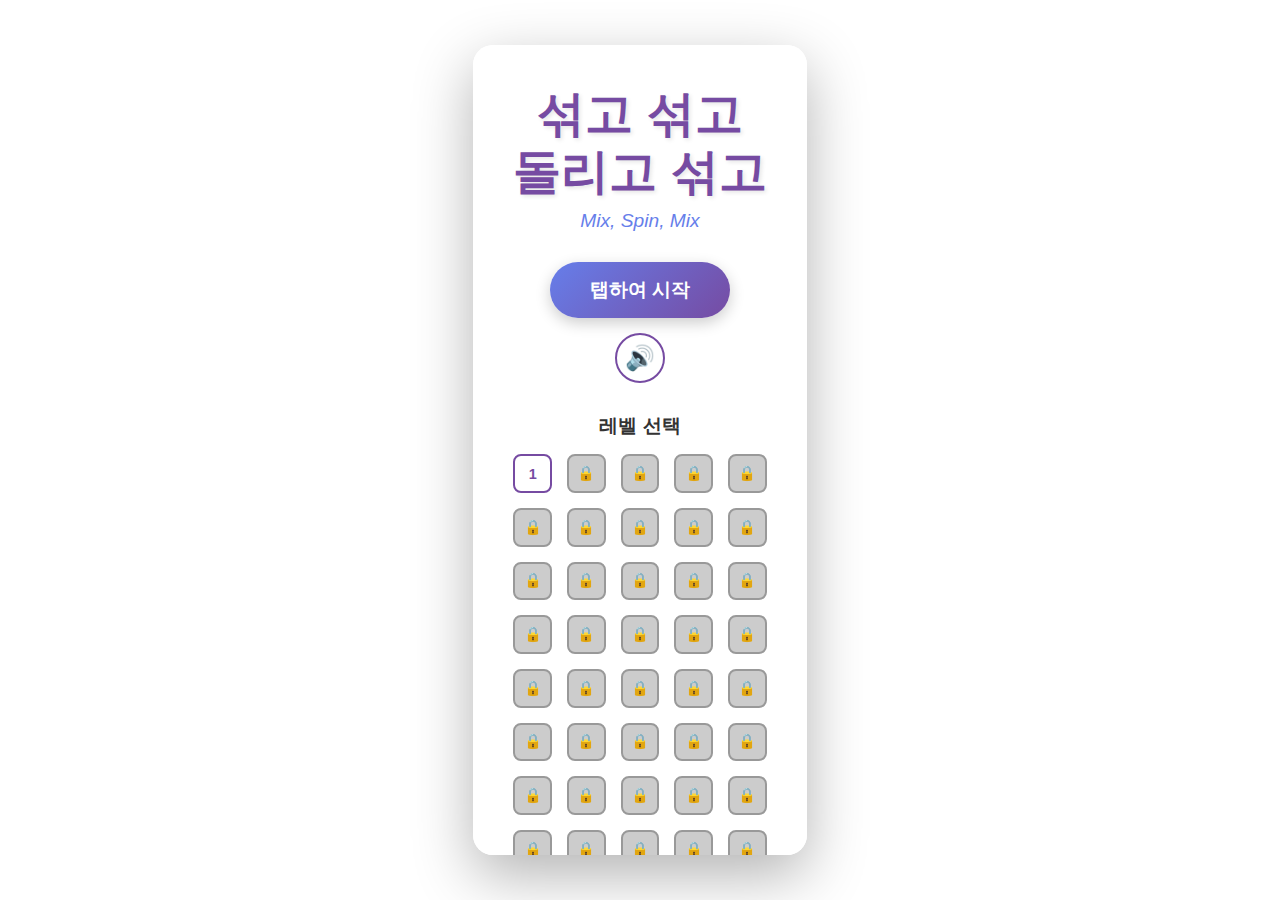
<file: index.html>
<!DOCTYPE html>
<html lang="ko">
<head>
    <meta charset="UTF-8">
    <meta name="viewport" content="width=device-width, initial-scale=1.0, maximum-scale=1.0, user-scalable=no">
    <title>섞고 섞고 돌리고 섞고</title>
    <link rel="manifest" href="manifest.json">
    <meta name="description" content="A physics-based puzzle maze game where you rotate the maze to guide a ball to the goal">
    <meta name="theme-color" content="#764ba2">
    <link rel="stylesheet" href="src/css/main.css">
</head>
<body>
    <!-- Main Menu Screen -->
    <div id="mainMenu" class="screen active">
        <div class="menu-container">
            <h1 class="game-title">섞고 섞고<br>돌리고 섞고</h1>
            <p class="game-subtitle">Mix, Spin, Mix</p>
            <button id="startButton" class="btn-primary">탭하여 시작</button>
            <div class="sound-control">
                <button id="soundToggle" class="btn-sound" title="사운드 켜기/끄기">
                    <span id="soundIcon">🔊</span>
                </button>
            </div>
            <div class="level-select">
                <h3>레벨 선택</h3>
                <div id="levelGrid" class="level-grid"></div>
            </div>
            <div style="margin-top: 20px;">
                <a href="level-editor.html" class="btn-secondary" style="text-decoration: none; display: inline-block; padding: 10px 20px;">🎨 레벨 에디터</a>
            </div>
        </div>
    </div>

    <!-- Game Screen -->
    <div id="gameScreen" class="screen">
        <div class="game-container">
            <div class="game-header">
                <div class="level-info">
                    <span id="currentLevel">레벨 1</span>
                    <span id="moveCount">이동: 0</span>
                </div>
                <div class="game-controls">
                    <button id="resetButton" class="btn-small">재시작</button>
                    <button id="menuButton" class="btn-small">메뉴</button>
                    <button id="enableGyroButton" class="btn-small" style="display: none;">자이로 켜기</button>
                </div>
            </div>
            
            <div class="game-canvas-container">
                <canvas id="gameCanvas"></canvas>
                <div id="controlHints" class="control-hints">
                    <p>회전 버튼을 눌러 미로를 90도씩 회전하세요</p>
                    <p class="small">키보드 방향키(←/→)도 사용 가능합니다</p>
                </div>
            </div>

            <div class="game-footer">
                <button id="rotateLeftBtn" class="btn-rotate">↶ 왼쪽</button>
                <button id="rotateRightBtn" class="btn-rotate">오른쪽 ↷</button>
            </div>
        </div>
    </div>

    <!-- Stage Clear Screen -->
    <div id="stageClearScreen" class="screen">
        <div class="clear-container">
            <h2 class="clear-title">Stage Clear!</h2>
            <div class="clear-stats">
                <p>레벨 <span id="clearLevel">1</span> 클리어!</p>
                <p>이동 횟수: <span id="clearMoves">0</span></p>
                <!-- <p>시간: <span id="clearTime">0:00</span></p> --> <!-- 시간 표시 제거 -->
            </div>
            <div class="stars" id="starsContainer">
                <span class="star">★</span>
                <span class="star">★</span>
                <span class="star">★</span>
            </div>
            <button id="nextLevelButton" class="btn-primary">다음 레벨</button>
            <button id="returnMenuButton" class="btn-secondary">메뉴로</button>
        </div>
    </div>

    <!-- All Clear Screen -->
    <div id="allClearScreen" class="screen">
        <div class="clear-container">
            <h2 class="clear-title">🎉 축하합니다! 🎉</h2>
            <div class="clear-stats">
                <p class="big-text">모든 레벨을 클리어했습니다!</p>
                <p>총 레벨: 60개 (3개 스테이지)</p>
                <p class="small-text">스테이지 1: 초보 (20레벨) | 스테이지 2: 중급 (20레벨) | 스테이지 3: 고급 (20레벨)</p>
            </div>
            <button id="playAgainButton" class="btn-primary">처음부터 다시</button>
            <button id="finalMenuButton" class="btn-secondary">메뉴로</button>
        </div>
    </div>

    <!-- Game Over Screen -->
    <div id="gameOverScreen" class="screen">
        <div class="clear-container">
            <h2 class="clear-title" style="color: #e74c3c;">💀 게임 오버 💀</h2>
            <div class="clear-stats">
                <p class="big-text">빨간 벽에 닿았습니다!</p>
                <p>레벨 <span id="gameOverLevel">1</span></p>
                <p>사망 횟수: <span id="gameOverDeaths">0</span></p>
                <p class="small-text">빨간 벽을 피해서 골까지 가세요!</p>
            </div>
            <button id="retryButton" class="btn-primary">다시 시도</button>
            <button id="gameOverMenuButton" class="btn-secondary">메뉴로</button>
        </div>
    </div>

    <!-- Scripts -->
    <script src="src/js/audio.js"></script>
    <script src="src/js/levels.js"></script>
    <script src="src/js/physics.js"></script>
    <script src="src/js/game.js"></script>
    <script src="src/js/ui.js"></script>
    <script src="src/js/main.js"></script>
</body>
</html>
</file>
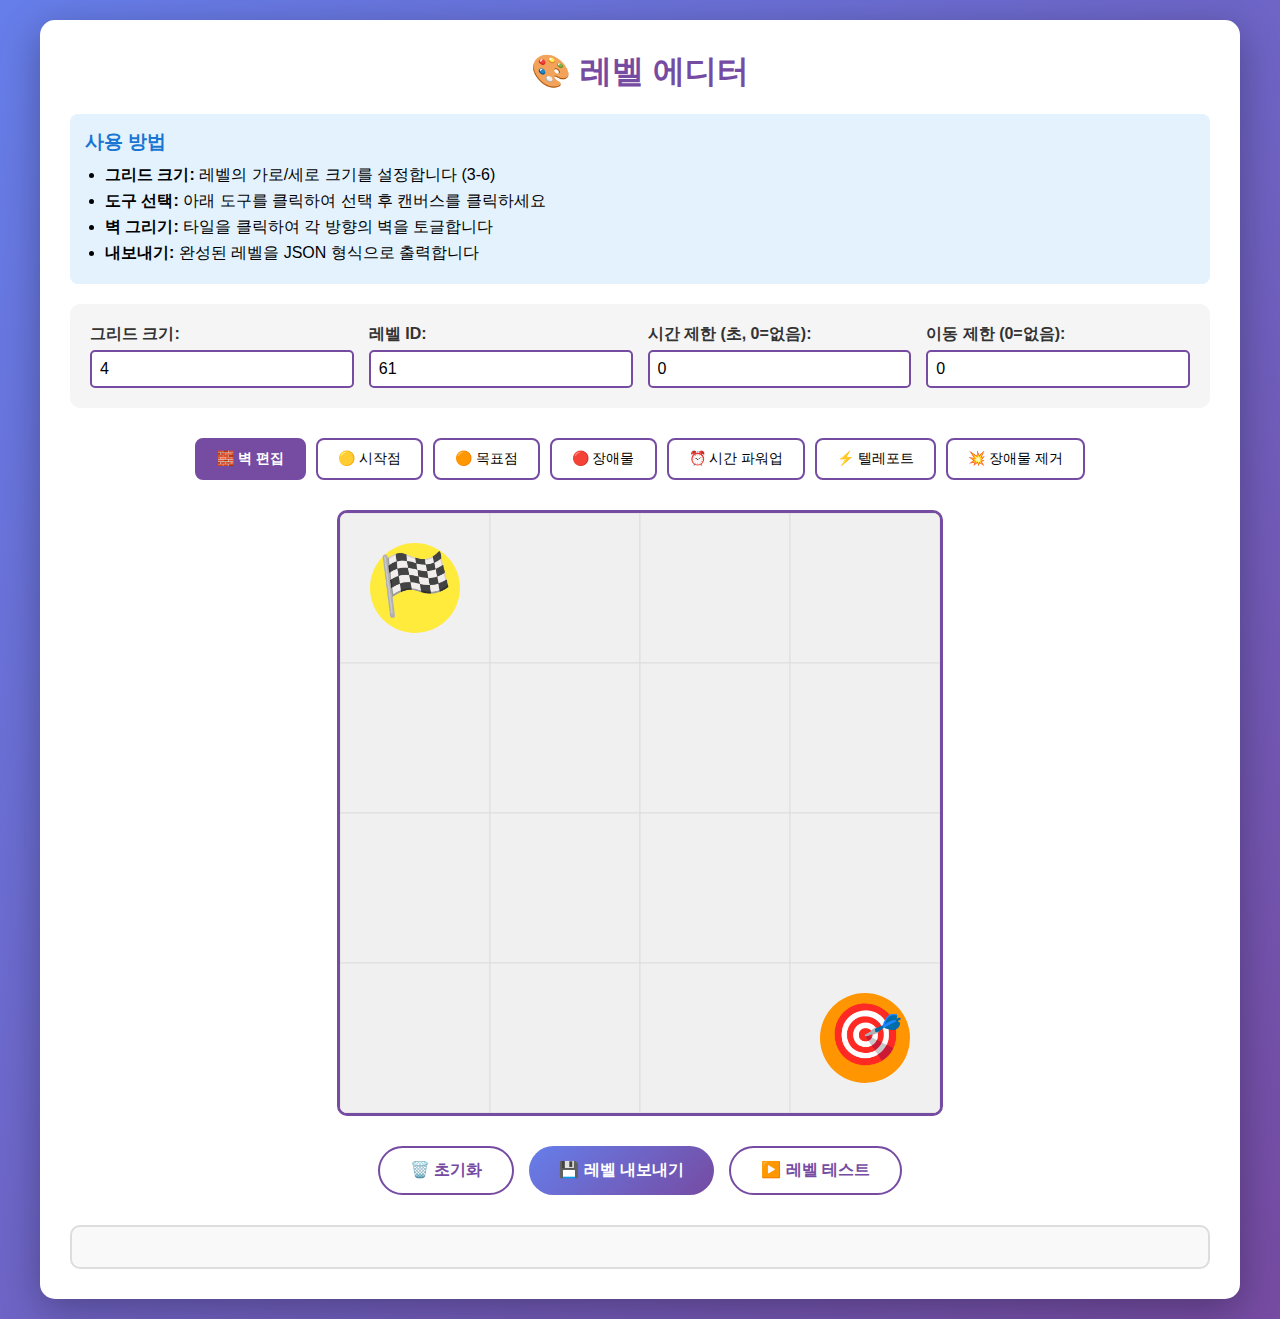
<file: level-editor.html>
<!DOCTYPE html>
<html lang="ko">
<head>
    <meta charset="UTF-8">
    <meta name="viewport" content="width=device-width, initial-scale=1.0">
    <title>레벨 에디터 - 섞고 섞고 돌리고 섞고</title>
    <style>
        * {
            margin: 0;
            padding: 0;
            box-sizing: border-box;
        }

        body {
            font-family: 'Segoe UI', Tahoma, Geneva, Verdana, sans-serif;
            background: linear-gradient(135deg, #667eea 0%, #764ba2 100%);
            padding: 20px;
        }

        .container {
            max-width: 1200px;
            margin: 0 auto;
            background: white;
            border-radius: 15px;
            padding: 30px;
            box-shadow: 0 10px 40px rgba(0, 0, 0, 0.3);
        }

        h1 {
            color: #764ba2;
            margin-bottom: 20px;
            text-align: center;
        }

        .editor-controls {
            display: grid;
            grid-template-columns: repeat(auto-fit, minmax(200px, 1fr));
            gap: 15px;
            margin-bottom: 30px;
            padding: 20px;
            background: #f5f5f5;
            border-radius: 10px;
        }

        .control-group {
            display: flex;
            flex-direction: column;
            gap: 5px;
        }

        label {
            font-weight: bold;
            color: #333;
        }

        input[type="number"], select {
            padding: 8px;
            border: 2px solid #764ba2;
            border-radius: 5px;
            font-size: 16px;
        }

        .editor-canvas {
            display: flex;
            justify-content: center;
            margin: 30px 0;
        }

        #editorCanvas {
            border: 3px solid #764ba2;
            border-radius: 10px;
            cursor: pointer;
            background: #fff;
        }

        .tool-palette {
            display: flex;
            gap: 10px;
            justify-content: center;
            flex-wrap: wrap;
            margin-bottom: 20px;
        }

        .tool-btn {
            padding: 10px 20px;
            border: 2px solid #764ba2;
            background: white;
            border-radius: 8px;
            cursor: pointer;
            font-size: 14px;
            transition: all 0.3s;
        }

        .tool-btn:hover {
            background: #764ba2;
            color: white;
        }

        .tool-btn.active {
            background: #764ba2;
            color: white;
            font-weight: bold;
        }

        .action-buttons {
            display: flex;
            gap: 15px;
            justify-content: center;
            flex-wrap: wrap;
        }

        .btn {
            padding: 12px 30px;
            border: none;
            border-radius: 25px;
            font-size: 16px;
            font-weight: bold;
            cursor: pointer;
            transition: all 0.3s;
        }

        .btn-primary {
            background: linear-gradient(135deg, #667eea 0%, #764ba2 100%);
            color: white;
        }

        .btn-primary:hover {
            transform: translateY(-2px);
            box-shadow: 0 5px 15px rgba(0, 0, 0, 0.3);
        }

        .btn-secondary {
            background: white;
            color: #764ba2;
            border: 2px solid #764ba2;
        }

        .btn-secondary:hover {
            background: #764ba2;
            color: white;
        }

        #levelOutput {
            margin-top: 30px;
            padding: 20px;
            background: #f9f9f9;
            border: 2px solid #ddd;
            border-radius: 10px;
            font-family: 'Courier New', monospace;
            font-size: 12px;
            white-space: pre-wrap;
            word-wrap: break-word;
            max-height: 400px;
            overflow-y: auto;
        }

        .instructions {
            background: #e3f2fd;
            padding: 15px;
            border-radius: 8px;
            margin-bottom: 20px;
        }

        .instructions h3 {
            color: #1976d2;
            margin-bottom: 10px;
        }

        .instructions ul {
            margin-left: 20px;
        }

        .instructions li {
            margin: 5px 0;
        }
    </style>
</head>
<body>
    <div class="container">
        <h1>🎨 레벨 에디터</h1>
        
        <div class="instructions">
            <h3>사용 방법</h3>
            <ul>
                <li><strong>그리드 크기:</strong> 레벨의 가로/세로 크기를 설정합니다 (3-6)</li>
                <li><strong>도구 선택:</strong> 아래 도구를 클릭하여 선택 후 캔버스를 클릭하세요</li>
                <li><strong>벽 그리기:</strong> 타일을 클릭하여 각 방향의 벽을 토글합니다</li>
                <li><strong>내보내기:</strong> 완성된 레벨을 JSON 형식으로 출력합니다</li>
            </ul>
        </div>

        <div class="editor-controls">
            <div class="control-group">
                <label for="gridSize">그리드 크기:</label>
                <input type="number" id="gridSize" min="3" max="6" value="4">
            </div>
            <div class="control-group">
                <label for="levelId">레벨 ID:</label>
                <input type="number" id="levelId" min="1" max="100" value="61">
            </div>
            <div class="control-group">
                <label for="timeLimit">시간 제한 (초, 0=없음):</label>
                <input type="number" id="timeLimit" min="0" max="300" value="0">
            </div>
            <div class="control-group">
                <label for="moveLimit">이동 제한 (0=없음):</label>
                <input type="number" id="moveLimit" min="0" max="100" value="0">
            </div>
        </div>

        <div class="tool-palette">
            <button class="tool-btn active" data-tool="wall">🧱 벽 편집</button>
            <button class="tool-btn" data-tool="start">🟡 시작점</button>
            <button class="tool-btn" data-tool="goal">🟠 목표점</button>
            <button class="tool-btn" data-tool="obstacle">🔴 장애물</button>
            <button class="tool-btn" data-tool="powerup-time">⏰ 시간 파워업</button>
            <button class="tool-btn" data-tool="powerup-teleport">⚡ 텔레포트</button>
            <button class="tool-btn" data-tool="powerup-remove">💥 장애물 제거</button>
        </div>

        <div class="editor-canvas">
            <canvas id="editorCanvas" width="600" height="600"></canvas>
        </div>

        <div class="action-buttons">
            <button class="btn btn-secondary" onclick="clearLevel()">🗑️ 초기화</button>
            <button class="btn btn-primary" onclick="exportLevel()">💾 레벨 내보내기</button>
            <button class="btn btn-secondary" onclick="testLevel()">▶️ 레벨 테스트</button>
        </div>

        <div id="levelOutput"></div>
    </div>

    <script>
        const canvas = document.getElementById('editorCanvas');
        const ctx = canvas.getContext('2d');
        
        let gridSize = 4;
        let tileSize = 0;
        let currentTool = 'wall';
        let levelData = {
            start: { x: 0, y: 0 },
            goal: { x: 3, y: 3 },
            tiles: [],
            obstacles: [],
            powerups: []
        };

        // Initialize
        document.getElementById('gridSize').addEventListener('change', (e) => {
            gridSize = parseInt(e.target.value);
            initLevel();
        });

        document.querySelectorAll('.tool-btn').forEach(btn => {
            btn.addEventListener('click', (e) => {
                document.querySelectorAll('.tool-btn').forEach(b => b.classList.remove('active'));
                e.target.classList.add('active');
                currentTool = e.target.dataset.tool;
            });
        });

        canvas.addEventListener('click', handleCanvasClick);

        function initLevel() {
            tileSize = canvas.width / gridSize;
            levelData.tiles = [];
            levelData.obstacles = [];
            levelData.powerups = [];
            levelData.goal = { x: gridSize - 1, y: gridSize - 1 };
            
            for (let y = 0; y < gridSize; y++) {
                for (let x = 0; x < gridSize; x++) {
                    levelData.tiles.push({
                        x: x,
                        y: y,
                        paths: ['N', 'E', 'S', 'W']
                    });
                }
            }
            
            render();
        }

        function handleCanvasClick(e) {
            const rect = canvas.getBoundingClientRect();
            const clickX = e.clientX - rect.left;
            const clickY = e.clientY - rect.top;
            
            const tileX = Math.floor(clickX / tileSize);
            const tileY = Math.floor(clickY / tileSize);
            
            if (tileX < 0 || tileX >= gridSize || tileY < 0 || tileY >= gridSize) return;
            
            switch (currentTool) {
                case 'wall':
                    handleWallClick(tileX, tileY, clickX % tileSize, clickY % tileSize);
                    break;
                case 'start':
                    levelData.start = { x: tileX, y: tileY };
                    break;
                case 'goal':
                    levelData.goal = { x: tileX, y: tileY };
                    break;
                case 'obstacle':
                    toggleObstacle(tileX, tileY);
                    break;
                case 'powerup-time':
                    togglePowerup(tileX, tileY, 'extra_time');
                    break;
                case 'powerup-teleport':
                    togglePowerup(tileX, tileY, 'teleport');
                    break;
                case 'powerup-remove':
                    togglePowerup(tileX, tileY, 'remove_obstacle');
                    break;
            }
            
            render();
        }

        function handleWallClick(tileX, tileY, localX, localY) {
            const tile = levelData.tiles.find(t => t.x === tileX && t.y === tileY);
            if (!tile) return;
            
            const threshold = tileSize * 0.2;
            
            if (localY < threshold) {
                togglePath(tile, 'N');
            } else if (localY > tileSize - threshold) {
                togglePath(tile, 'S');
            } else if (localX < threshold) {
                togglePath(tile, 'W');
            } else if (localX > tileSize - threshold) {
                togglePath(tile, 'E');
            }
        }

        function togglePath(tile, direction) {
            const index = tile.paths.indexOf(direction);
            if (index > -1) {
                tile.paths.splice(index, 1);
            } else {
                tile.paths.push(direction);
            }
        }

        function toggleObstacle(x, y) {
            const index = levelData.obstacles.findIndex(o => o.x === x && o.y === y);
            if (index > -1) {
                levelData.obstacles.splice(index, 1);
            } else {
                levelData.obstacles.push({ x, y });
            }
        }

        function togglePowerup(x, y, type) {
            const index = levelData.powerups.findIndex(p => p.x === x && p.y === y);
            if (index > -1) {
                levelData.powerups.splice(index, 1);
            } else {
                levelData.powerups.push({ x, y, type });
            }
        }

        function render() {
            ctx.clearRect(0, 0, canvas.width, canvas.height);
            
            // Draw tiles
            for (const tile of levelData.tiles) {
                const x = tile.x * tileSize;
                const y = tile.y * tileSize;
                
                ctx.fillStyle = '#f0f0f0';
                ctx.fillRect(x, y, tileSize, tileSize);
                
                ctx.strokeStyle = '#ddd';
                ctx.lineWidth = 1;
                ctx.strokeRect(x, y, tileSize, tileSize);
                
                // Draw walls
                ctx.strokeStyle = '#333';
                ctx.lineWidth = 4;
                
                if (!tile.paths.includes('N')) {
                    ctx.beginPath();
                    ctx.moveTo(x, y);
                    ctx.lineTo(x + tileSize, y);
                    ctx.stroke();
                }
                if (!tile.paths.includes('S')) {
                    ctx.beginPath();
                    ctx.moveTo(x, y + tileSize);
                    ctx.lineTo(x + tileSize, y + tileSize);
                    ctx.stroke();
                }
                if (!tile.paths.includes('W')) {
                    ctx.beginPath();
                    ctx.moveTo(x, y);
                    ctx.lineTo(x, y + tileSize);
                    ctx.stroke();
                }
                if (!tile.paths.includes('E')) {
                    ctx.beginPath();
                    ctx.moveTo(x + tileSize, y);
                    ctx.lineTo(x + tileSize, y + tileSize);
                    ctx.stroke();
                }
            }
            
            // Draw start
            drawCircle(levelData.start.x, levelData.start.y, '#ffeb3b', '🏁');
            
            // Draw goal
            drawCircle(levelData.goal.x, levelData.goal.y, '#ff9500', '🎯');
            
            // Draw obstacles
            for (const obstacle of levelData.obstacles) {
                drawCircle(obstacle.x, obstacle.y, '#e74c3c', '⭕');
            }
            
            // Draw powerups
            for (const powerup of levelData.powerups) {
                let color = '#3498db';
                let emoji = '⚡';
                if (powerup.type === 'extra_time') {
                    color = '#2ecc71';
                    emoji = '⏰';
                } else if (powerup.type === 'teleport') {
                    color = '#9b59b6';
                    emoji = '💫';
                } else if (powerup.type === 'remove_obstacle') {
                    color = '#f39c12';
                    emoji = '💥';
                }
                drawCircle(powerup.x, powerup.y, color, emoji);
            }
        }

        function drawCircle(tileX, tileY, color, emoji) {
            const x = tileX * tileSize + tileSize / 2;
            const y = tileY * tileSize + tileSize / 2;
            const radius = tileSize * 0.3;
            
            ctx.fillStyle = color;
            ctx.beginPath();
            ctx.arc(x, y, radius, 0, Math.PI * 2);
            ctx.fill();
            
            ctx.font = `${tileSize * 0.4}px Arial`;
            ctx.textAlign = 'center';
            ctx.textBaseline = 'middle';
            ctx.fillText(emoji, x, y);
        }

        function clearLevel() {
            initLevel();
        }

        function exportLevel() {
            const levelId = parseInt(document.getElementById('levelId').value);
            const timeLimit = parseInt(document.getElementById('timeLimit').value);
            const moveLimit = parseInt(document.getElementById('moveLimit').value);
            
            const level = {
                id: levelId,
                size: gridSize,
                start: levelData.start,
                goal: levelData.goal,
                tiles: levelData.tiles,
                obstacles: levelData.obstacles.length > 0 ? levelData.obstacles : undefined,
                powerups: levelData.powerups.length > 0 ? levelData.powerups : undefined,
                timeLimit: timeLimit > 0 ? timeLimit : undefined,
                moveLimit: moveLimit > 0 ? moveLimit : undefined
            };
            
            // Clean up undefined properties
            Object.keys(level).forEach(key => level[key] === undefined && delete level[key]);
            
            const output = JSON.stringify(level, null, 2);
            document.getElementById('levelOutput').textContent = output;
            
            // Copy to clipboard
            navigator.clipboard.writeText(output).then(() => {
                alert('레벨 데이터가 클립보드에 복사되었습니다!');
            });
        }

        function testLevel() {
            const levelId = parseInt(document.getElementById('levelId').value);
            alert('레벨 테스트 기능은 메인 게임에서 구현됩니다.\n레벨 데이터를 내보내기하여 levels.js에 추가하세요.');
        }

        // Initialize on load
        initLevel();
    </script>
</body>
</html>
</file>
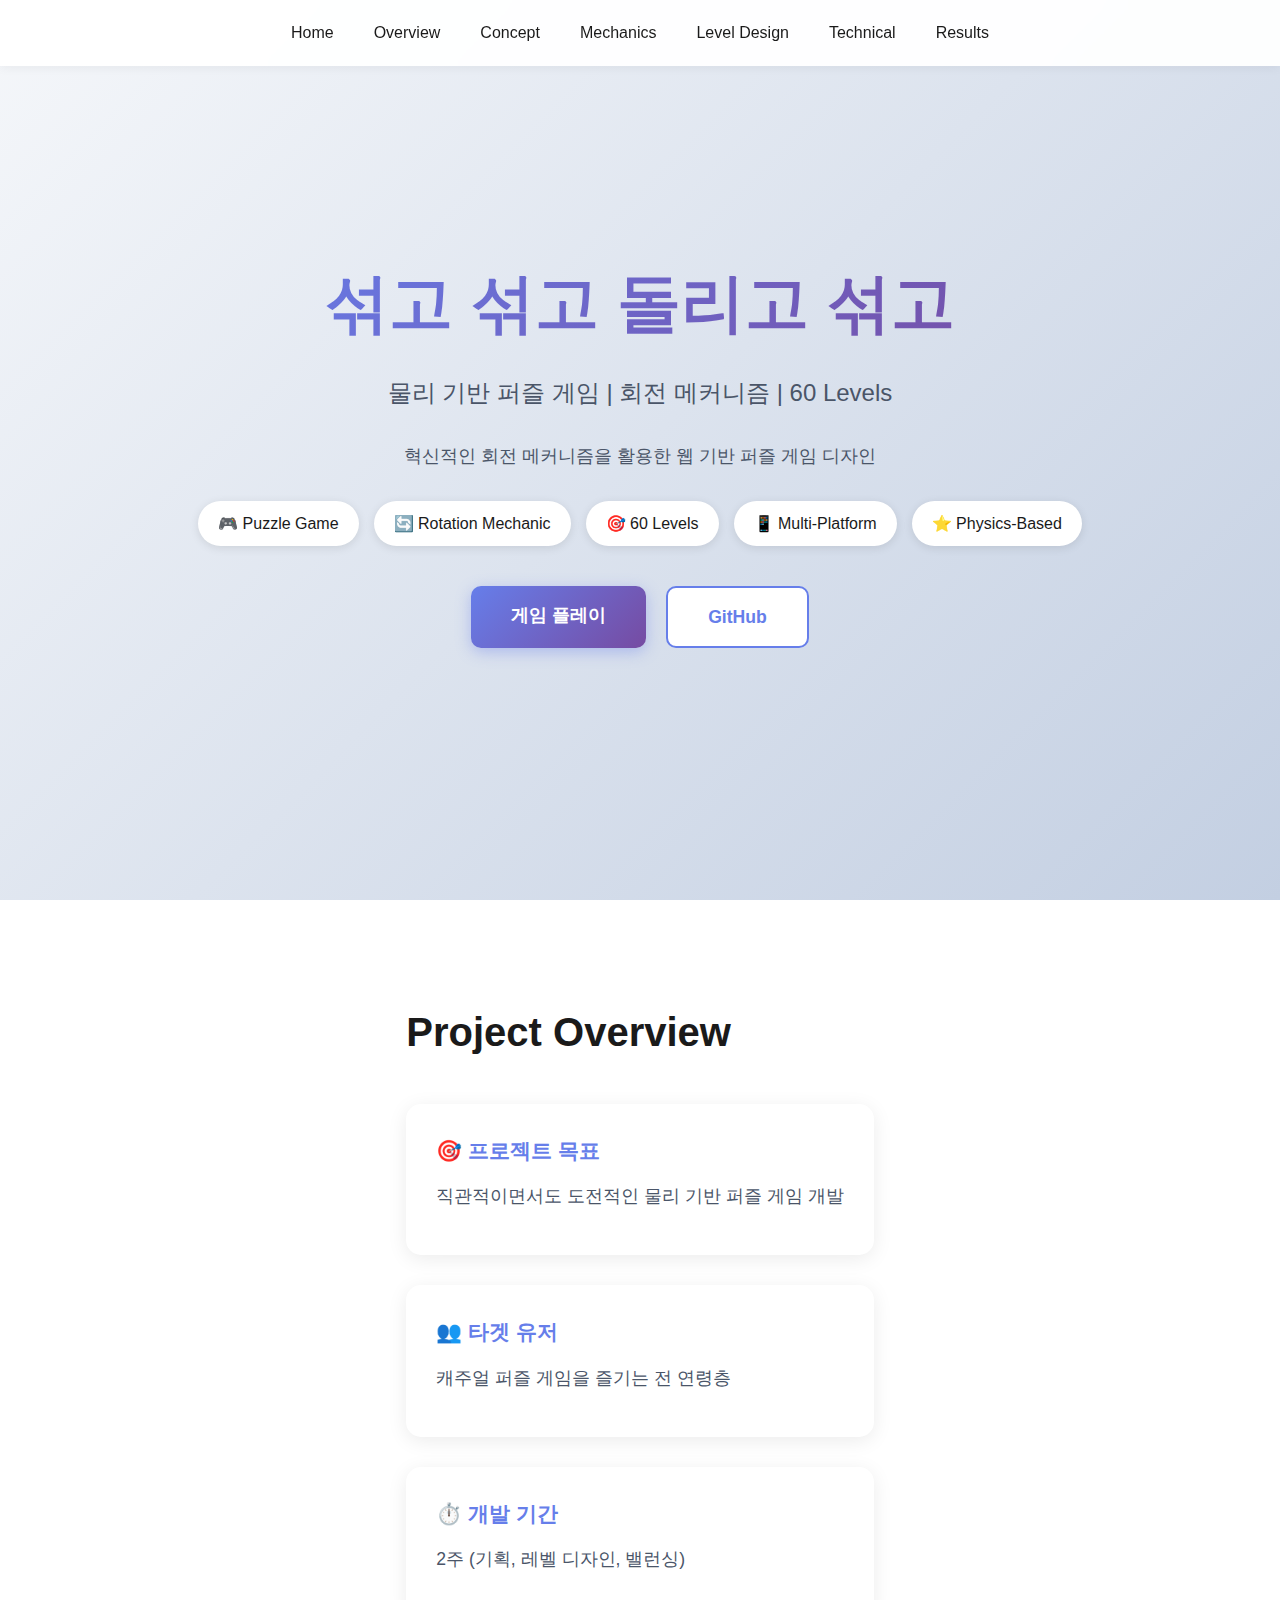
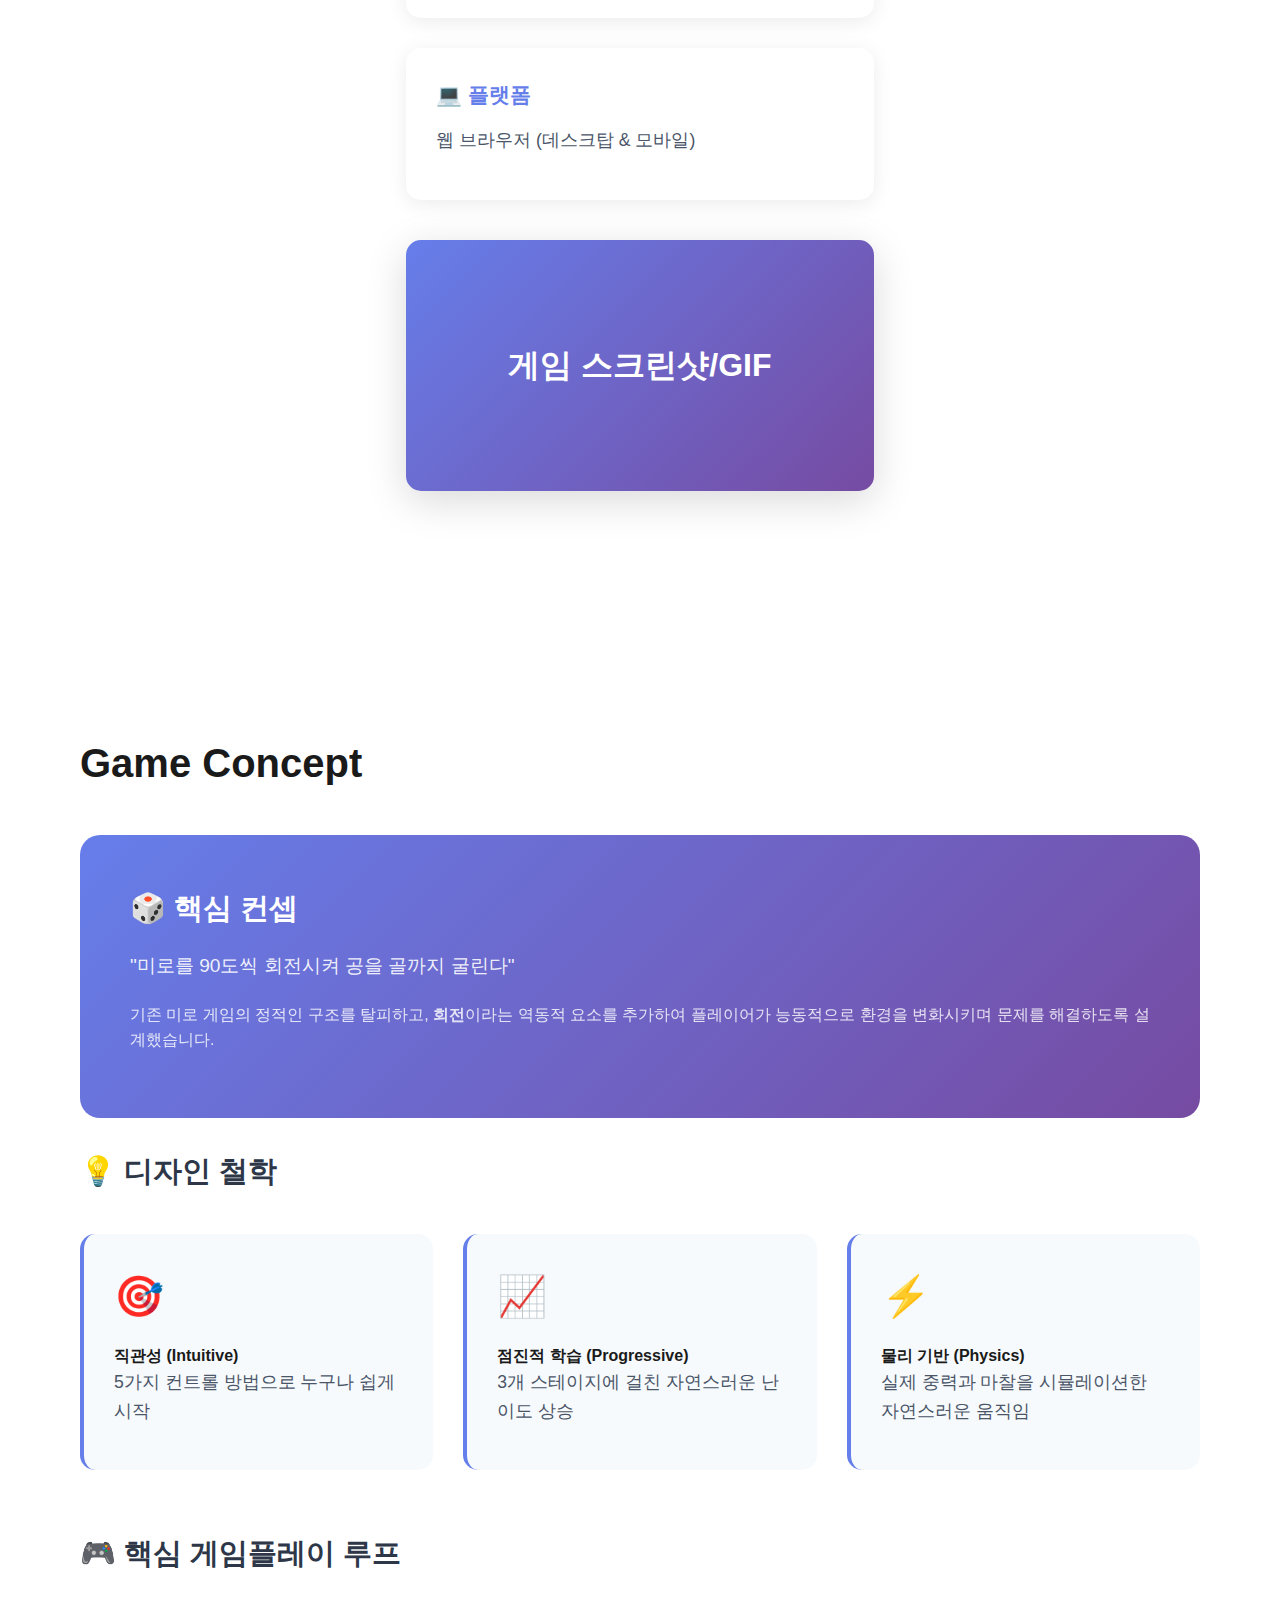
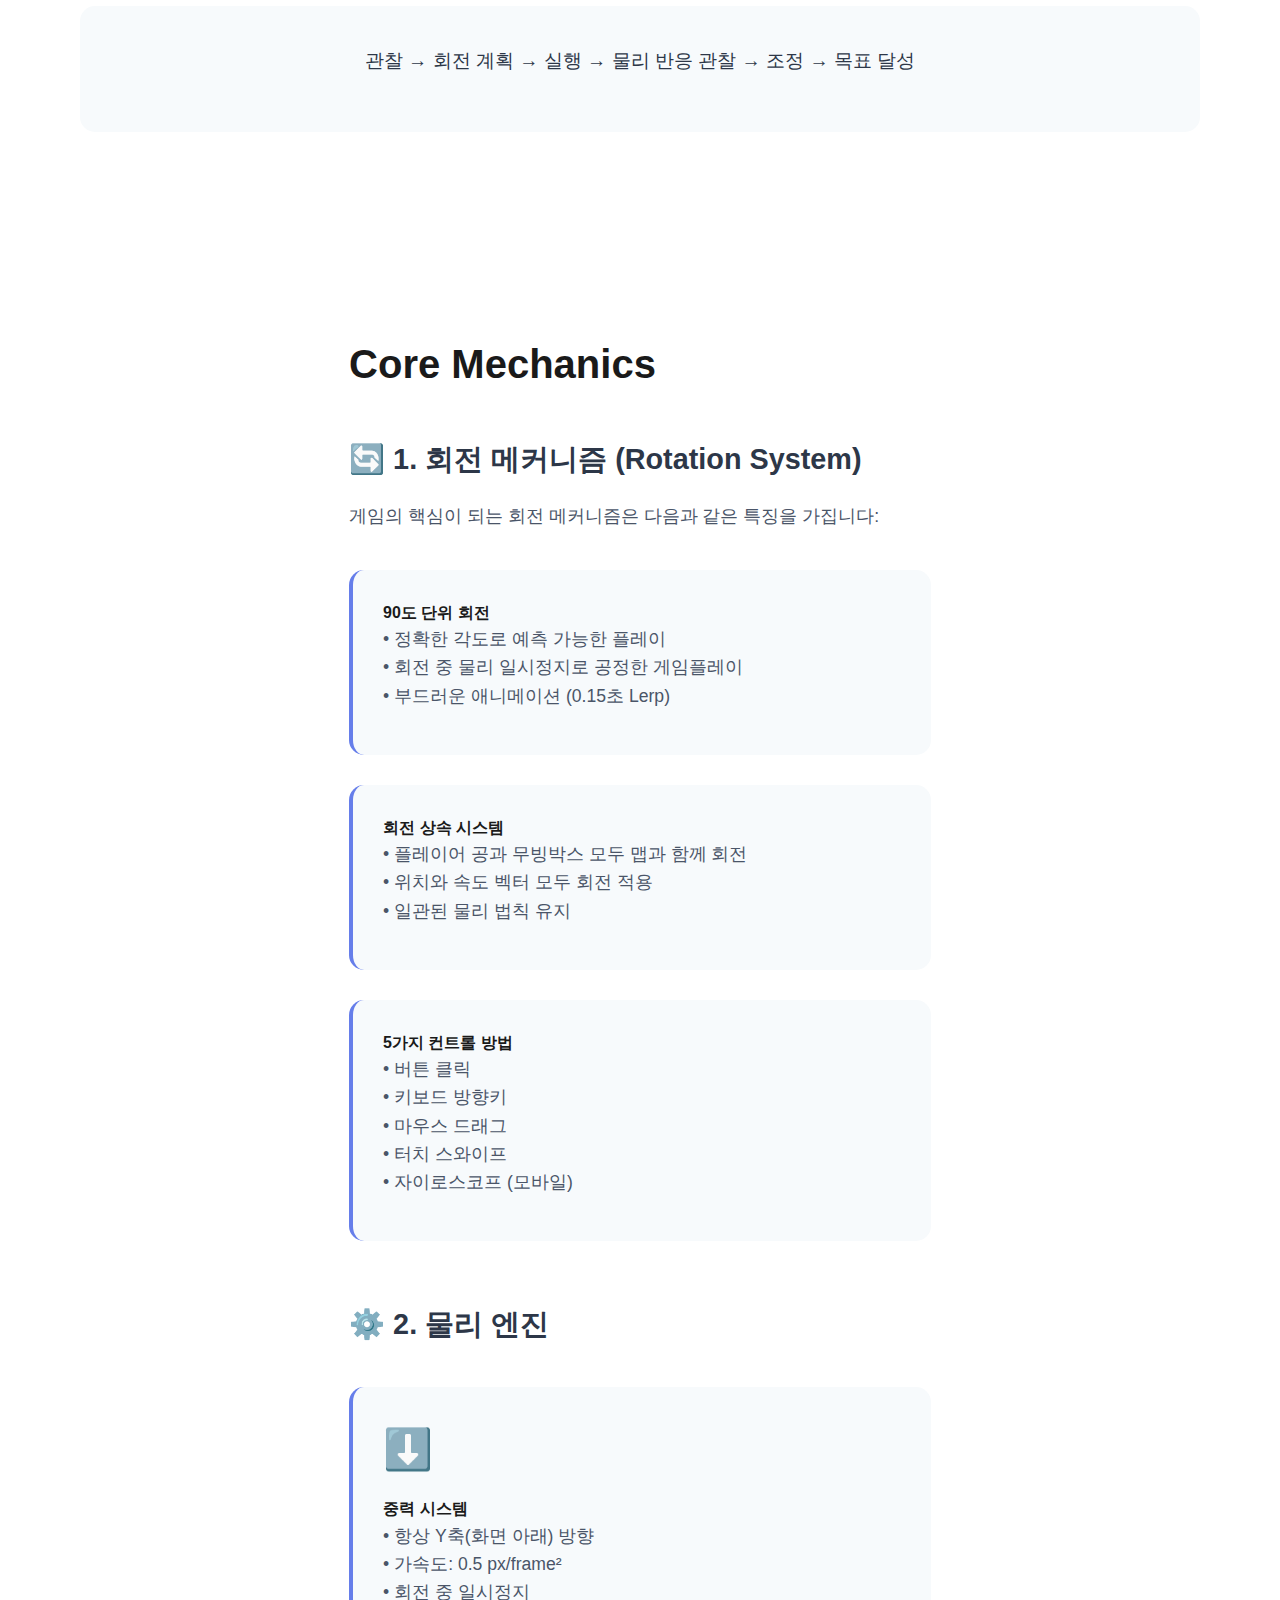
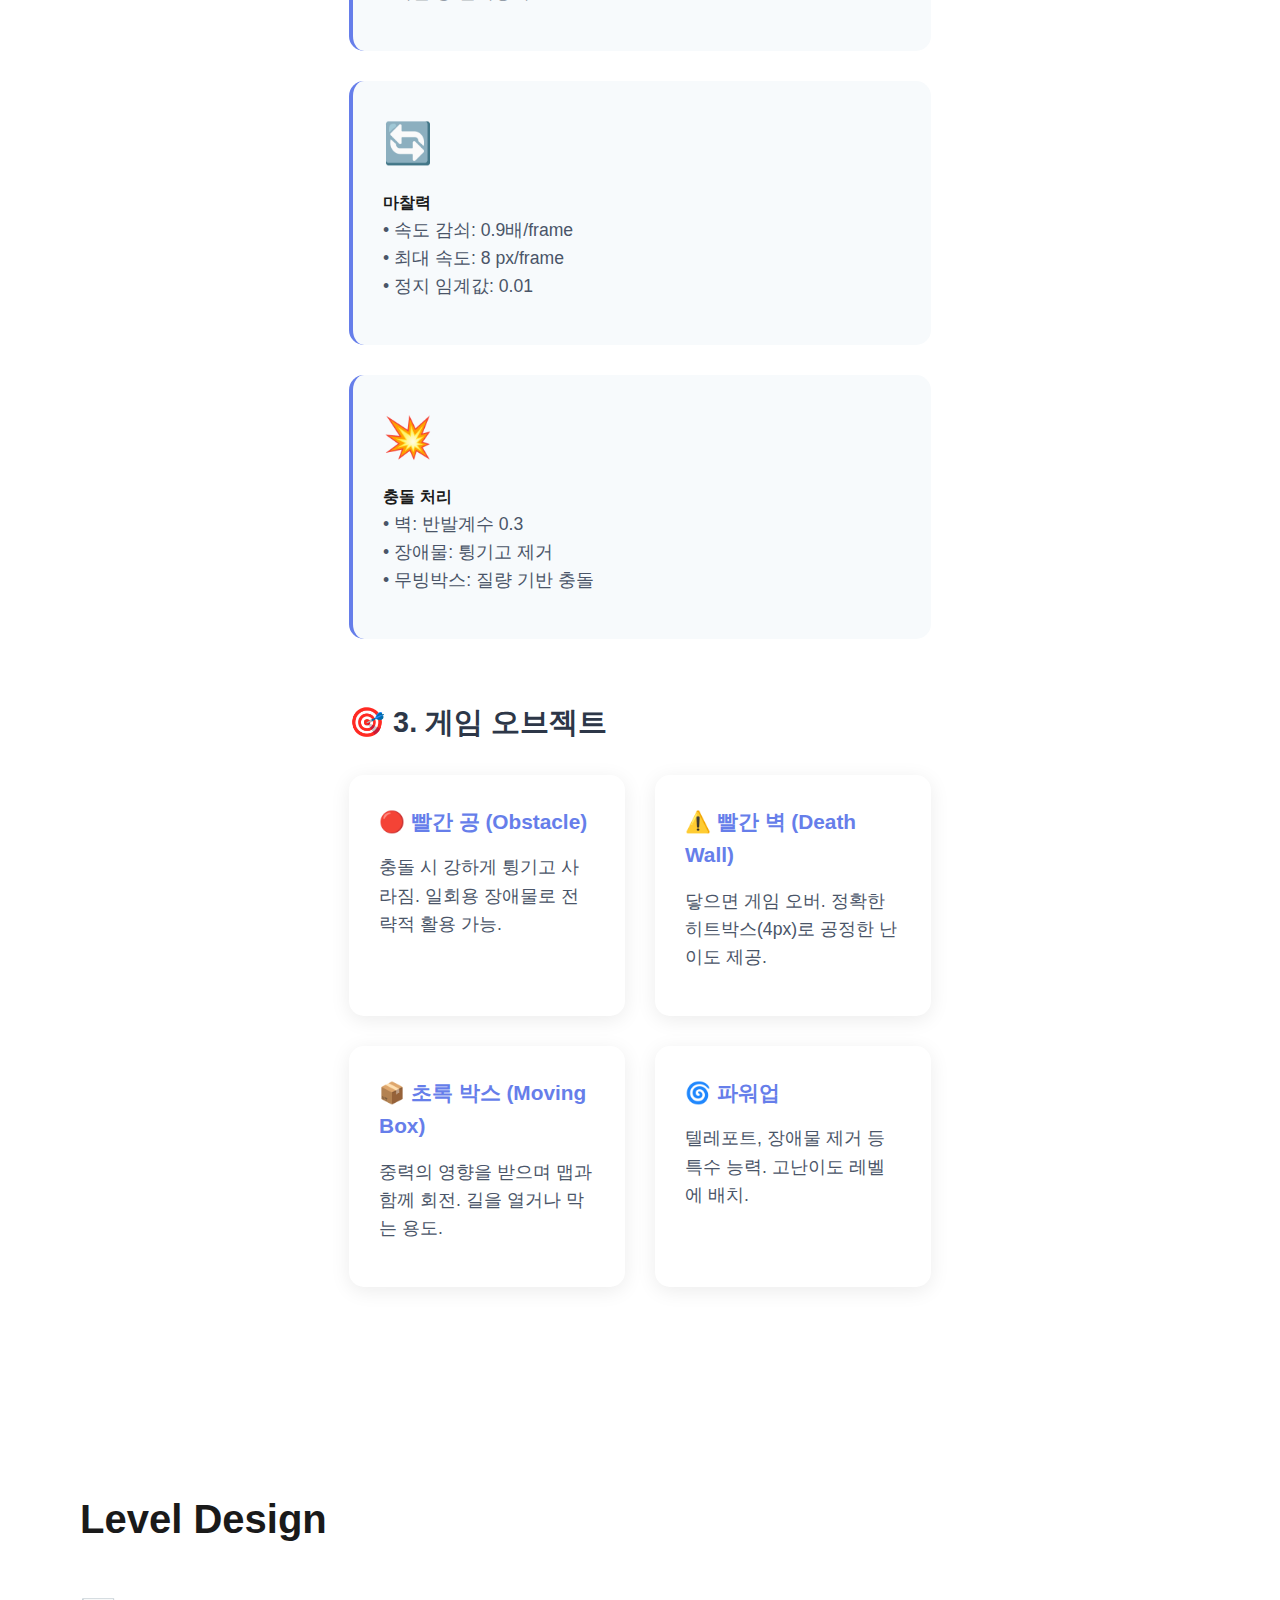
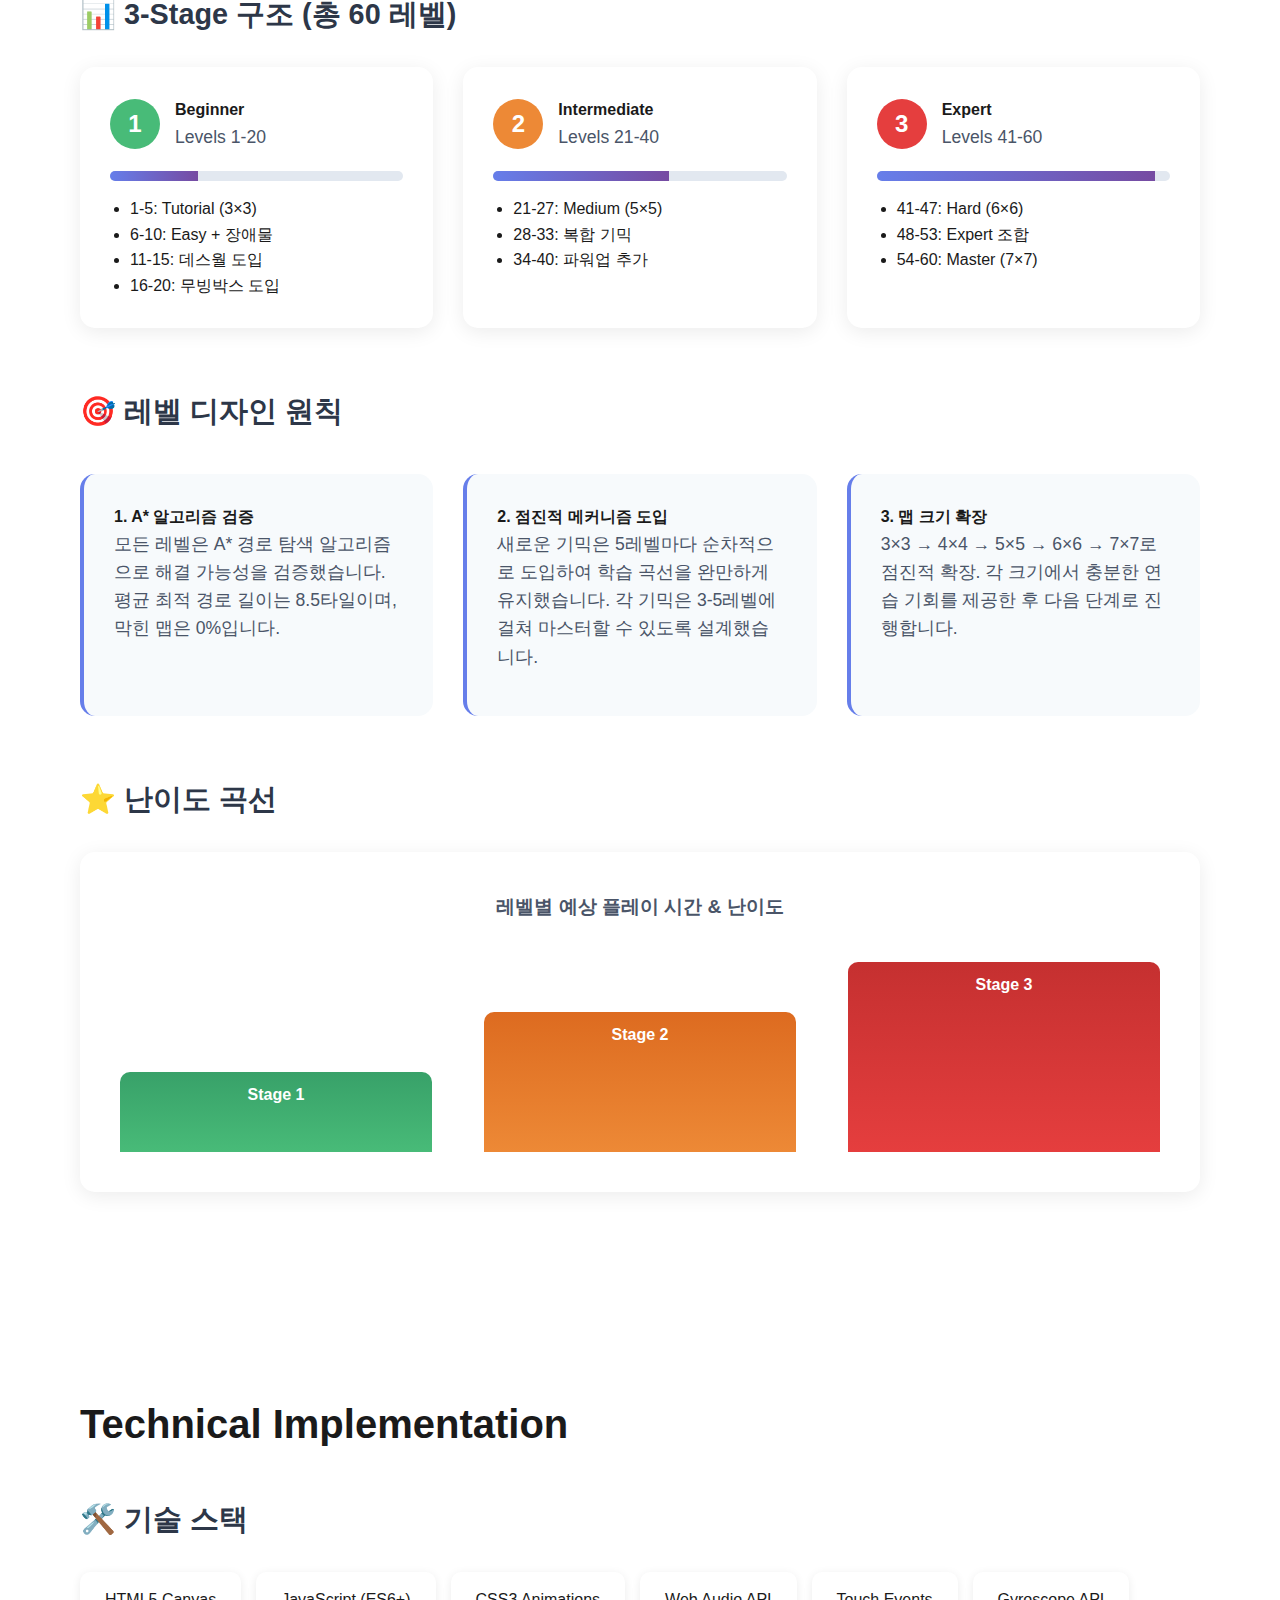
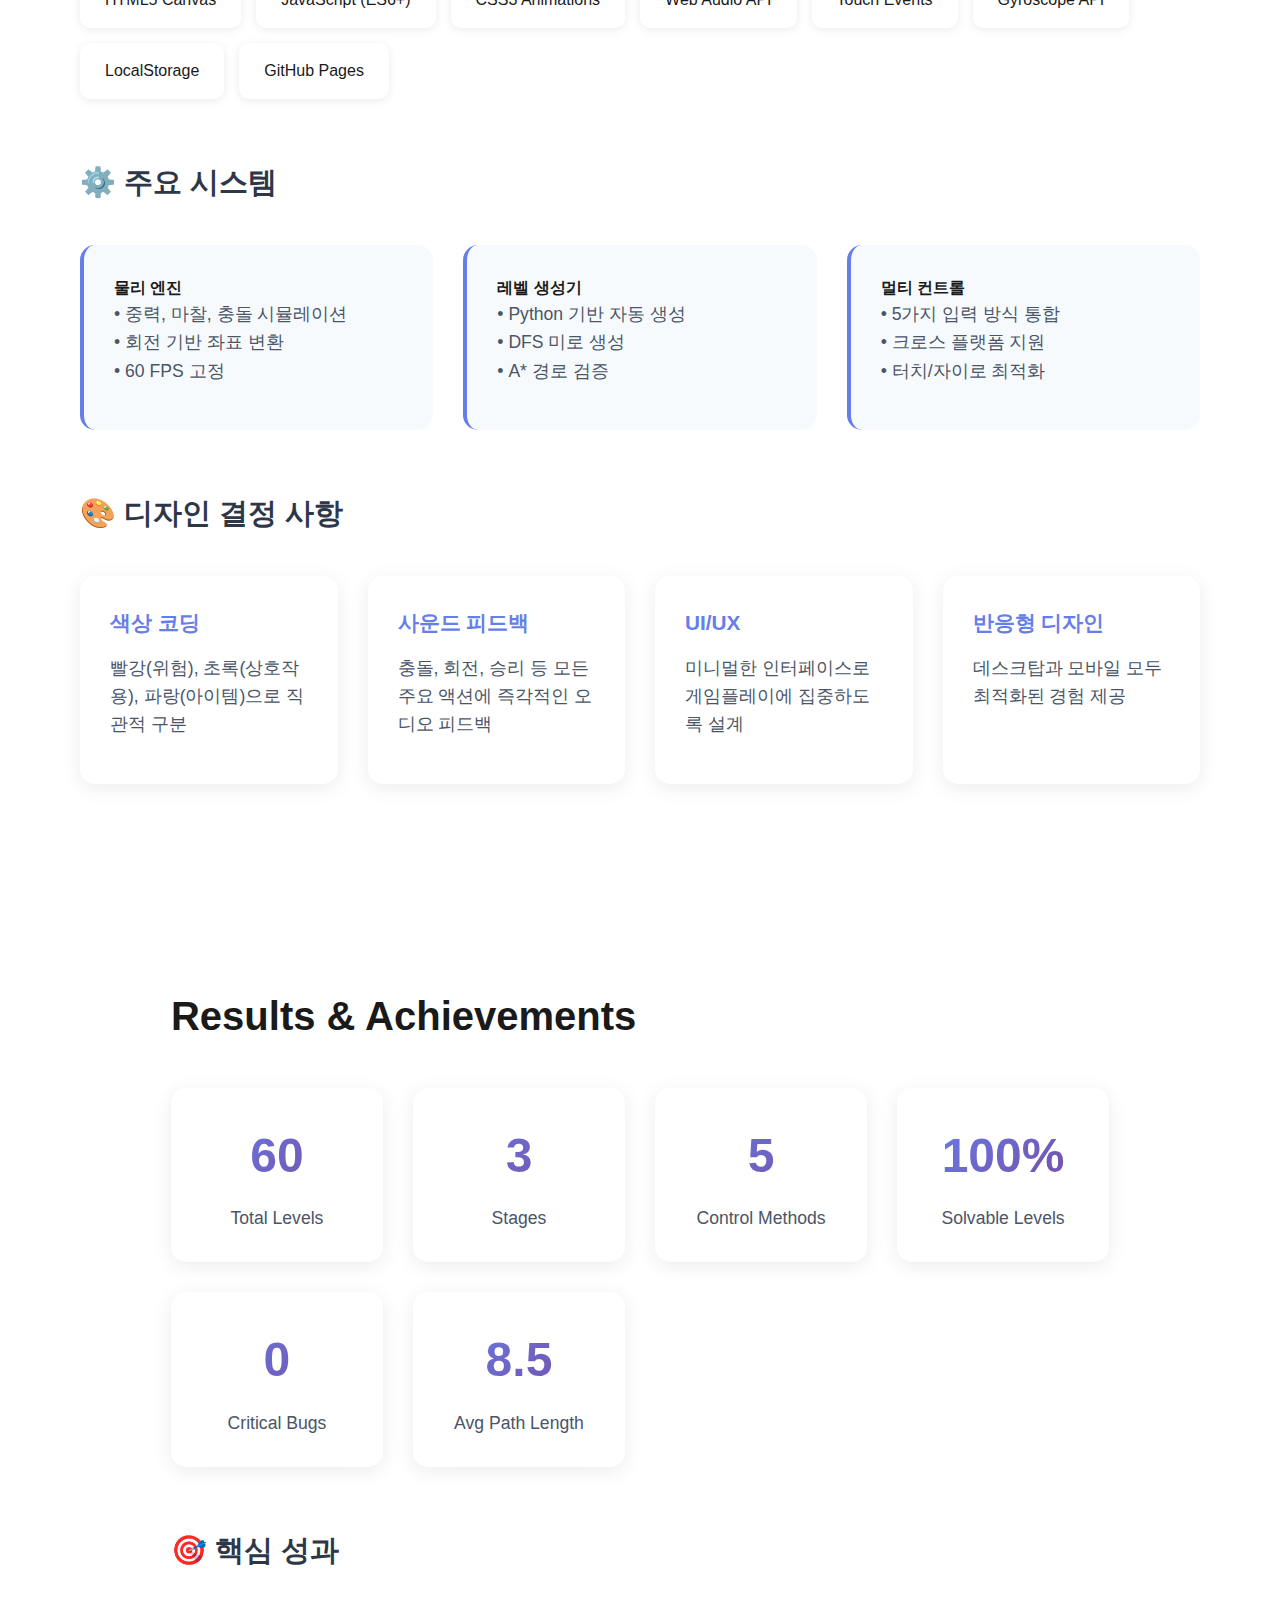
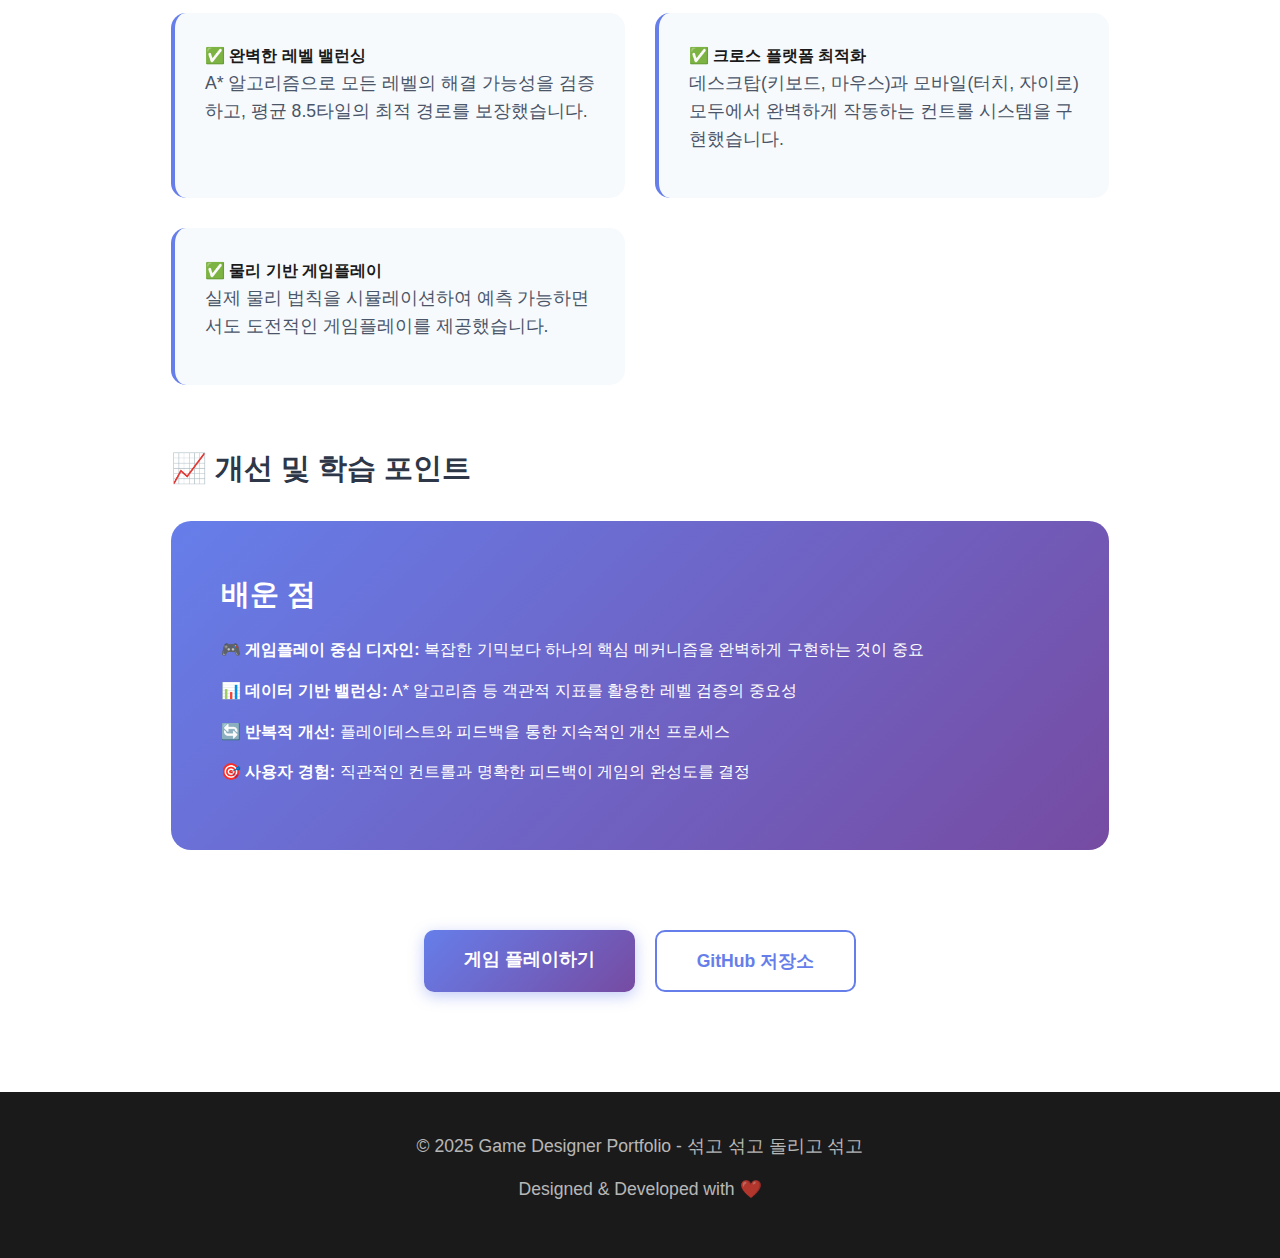
<file: portfolio.html>
<!DOCTYPE html>
<html lang="ko">
<head>
    <meta charset="UTF-8">
    <meta name="viewport" content="width=device-width, initial-scale=1.0">
    <title>Game Designer Portfolio - 섞고 섞고 돌리고 섞고</title>
    <style>
        * {
            margin: 0;
            padding: 0;
            box-sizing: border-box;
        }

        body {
            font-family: -apple-system, BlinkMacSystemFont, 'Segoe UI', Roboto, 'Helvetica Neue', Arial, sans-serif;
            background: #ffffff;
            color: #1a1a1a;
            line-height: 1.6;
        }

        /* Navigation */
        nav {
            position: fixed;
            top: 0;
            width: 100%;
            background: rgba(255, 255, 255, 0.95);
            backdrop-filter: blur(10px);
            padding: 20px 0;
            box-shadow: 0 2px 10px rgba(0,0,0,0.05);
            z-index: 1000;
        }

        nav ul {
            display: flex;
            justify-content: center;
            list-style: none;
            gap: 40px;
        }

        nav a {
            text-decoration: none;
            color: #1a1a1a;
            font-weight: 500;
            transition: color 0.3s;
        }

        nav a:hover {
            color: #667eea;
        }

        /* Container */
        .container {
            max-width: 1200px;
            margin: 0 auto;
            padding: 0 40px;
        }

        /* Section */
        section {
            min-height: 100vh;
            padding: 100px 0;
            display: flex;
            align-items: center;
        }

        h1 {
            font-size: 4rem;
            font-weight: 700;
            margin-bottom: 20px;
            background: linear-gradient(135deg, #667eea 0%, #764ba2 100%);
            -webkit-background-clip: text;
            -webkit-text-fill-color: transparent;
            background-clip: text;
        }

        h2 {
            font-size: 2.5rem;
            font-weight: 700;
            margin-bottom: 40px;
            color: #1a1a1a;
        }

        h3 {
            font-size: 1.8rem;
            font-weight: 600;
            margin-bottom: 20px;
            color: #2d3748;
        }

        p {
            font-size: 1.1rem;
            color: #4a5568;
            margin-bottom: 15px;
        }

        /* Hero Section */
        #hero {
            background: linear-gradient(135deg, #f5f7fa 0%, #c3cfe2 100%);
        }

        .hero-content {
            text-align: center;
            width: 100%;
        }

        .subtitle {
            font-size: 1.5rem;
            color: #4a5568;
            margin-bottom: 30px;
        }

        .hero-tags {
            display: flex;
            justify-content: center;
            gap: 15px;
            margin-top: 30px;
            flex-wrap: wrap;
        }

        .tag {
            background: white;
            padding: 10px 20px;
            border-radius: 25px;
            font-weight: 500;
            box-shadow: 0 2px 10px rgba(0,0,0,0.1);
        }

        /* Overview Section */
        .overview-grid {
            display: grid;
            grid-template-columns: repeat(auto-fit, minmax(250px, 1fr));
            gap: 30px;
            margin-top: 40px;
        }

        .overview-card {
            background: white;
            padding: 30px;
            border-radius: 15px;
            box-shadow: 0 4px 20px rgba(0,0,0,0.08);
            transition: transform 0.3s;
        }

        .overview-card:hover {
            transform: translateY(-5px);
        }

        .overview-card h4 {
            font-size: 1.3rem;
            color: #667eea;
            margin-bottom: 15px;
        }

        /* Concept Section */
        .concept-box {
            background: linear-gradient(135deg, #667eea 0%, #764ba2 100%);
            color: white;
            padding: 50px;
            border-radius: 20px;
            margin: 30px 0;
        }

        .concept-box h3 {
            color: white;
        }

        .concept-box p {
            color: rgba(255,255,255,0.9);
            font-size: 1.2rem;
        }

        /* Mechanics Section */
        .mechanics-grid {
            display: grid;
            grid-template-columns: repeat(auto-fit, minmax(300px, 1fr));
            gap: 30px;
            margin-top: 40px;
        }

        .mechanic-card {
            background: #f7fafc;
            padding: 30px;
            border-radius: 15px;
            border-left: 4px solid #667eea;
        }

        .mechanic-icon {
            font-size: 2.5rem;
            margin-bottom: 15px;
        }

        /* Level Design Section */
        .stage-container {
            display: flex;
            gap: 30px;
            margin: 30px 0;
            flex-wrap: wrap;
        }

        .stage-card {
            flex: 1;
            min-width: 280px;
            background: white;
            padding: 30px;
            border-radius: 15px;
            box-shadow: 0 4px 20px rgba(0,0,0,0.08);
        }

        .stage-header {
            display: flex;
            align-items: center;
            gap: 15px;
            margin-bottom: 20px;
        }

        .stage-number {
            width: 50px;
            height: 50px;
            border-radius: 50%;
            display: flex;
            align-items: center;
            justify-content: center;
            font-size: 1.5rem;
            font-weight: 700;
            color: white;
        }

        .stage1 { background: #48bb78; }
        .stage2 { background: #ed8936; }
        .stage3 { background: #e53e3e; }

        .difficulty-bar {
            background: #e2e8f0;
            height: 10px;
            border-radius: 5px;
            overflow: hidden;
            margin: 15px 0;
        }

        .difficulty-fill {
            height: 100%;
            background: linear-gradient(90deg, #667eea 0%, #764ba2 100%);
            transition: width 0.5s;
        }

        /* Technical Section */
        .tech-list {
            display: flex;
            flex-wrap: wrap;
            gap: 15px;
            margin: 30px 0;
        }

        .tech-item {
            background: white;
            padding: 15px 25px;
            border-radius: 10px;
            box-shadow: 0 2px 10px rgba(0,0,0,0.08);
            font-weight: 500;
        }

        /* Results Section */
        .results-stats {
            display: grid;
            grid-template-columns: repeat(auto-fit, minmax(200px, 1fr));
            gap: 30px;
            margin: 40px 0;
        }

        .stat-card {
            text-align: center;
            padding: 30px;
            background: white;
            border-radius: 15px;
            box-shadow: 0 4px 20px rgba(0,0,0,0.08);
        }

        .stat-number {
            font-size: 3rem;
            font-weight: 700;
            background: linear-gradient(135deg, #667eea 0%, #764ba2 100%);
            -webkit-background-clip: text;
            -webkit-text-fill-color: transparent;
            background-clip: text;
        }

        .stat-label {
            font-size: 1.1rem;
            color: #4a5568;
            margin-top: 10px;
        }

        /* CTA Section */
        .cta-buttons {
            display: flex;
            gap: 20px;
            justify-content: center;
            margin-top: 40px;
            flex-wrap: wrap;
        }

        .btn {
            padding: 15px 40px;
            border-radius: 10px;
            text-decoration: none;
            font-weight: 600;
            font-size: 1.1rem;
            transition: all 0.3s;
            display: inline-block;
        }

        .btn-primary {
            background: linear-gradient(135deg, #667eea 0%, #764ba2 100%);
            color: white;
            box-shadow: 0 4px 15px rgba(102, 126, 234, 0.4);
        }

        .btn-primary:hover {
            transform: translateY(-2px);
            box-shadow: 0 6px 20px rgba(102, 126, 234, 0.6);
        }

        .btn-secondary {
            background: white;
            color: #667eea;
            border: 2px solid #667eea;
        }

        .btn-secondary:hover {
            background: #667eea;
            color: white;
        }

        /* Footer */
        footer {
            background: #1a1a1a;
            color: white;
            text-align: center;
            padding: 40px 0;
        }

        footer p {
            color: rgba(255,255,255,0.7);
        }

        /* Responsive */
        @media (max-width: 768px) {
            h1 {
                font-size: 2.5rem;
            }

            h2 {
                font-size: 2rem;
            }

            section {
                padding: 80px 0;
            }

            .container {
                padding: 0 20px;
            }

            nav ul {
                gap: 20px;
                font-size: 0.9rem;
            }
        }

        /* Animations */
        @keyframes fadeInUp {
            from {
                opacity: 0;
                transform: translateY(30px);
            }
            to {
                opacity: 1;
                transform: translateY(0);
            }
        }

        .fade-in {
            animation: fadeInUp 0.6s ease-out;
        }

        /* Image placeholder */
        .game-preview {
            width: 100%;
            max-width: 800px;
            margin: 40px auto;
            border-radius: 15px;
            overflow: hidden;
            box-shadow: 0 10px 40px rgba(0,0,0,0.15);
        }

        .game-preview img {
            width: 100%;
            display: block;
        }

        .video-container {
            position: relative;
            padding-bottom: 56.25%;
            height: 0;
            overflow: hidden;
            max-width: 800px;
            margin: 40px auto;
            border-radius: 15px;
            box-shadow: 0 10px 40px rgba(0,0,0,0.15);
        }

        .video-container iframe {
            position: absolute;
            top: 0;
            left: 0;
            width: 100%;
            height: 100%;
        }
    </style>
</head>
<body>
    <!-- Navigation -->
    <nav>
        <ul>
            <li><a href="#hero">Home</a></li>
            <li><a href="#overview">Overview</a></li>
            <li><a href="#concept">Concept</a></li>
            <li><a href="#mechanics">Mechanics</a></li>
            <li><a href="#levels">Level Design</a></li>
            <li><a href="#technical">Technical</a></li>
            <li><a href="#results">Results</a></li>
        </ul>
    </nav>

    <!-- Hero Section -->
    <section id="hero">
        <div class="container">
            <div class="hero-content fade-in">
                <h1>섞고 섞고 돌리고 섞고</h1>
                <p class="subtitle">물리 기반 퍼즐 게임 | 회전 메커니즘 | 60 Levels</p>
                <p>혁신적인 회전 메커니즘을 활용한 웹 기반 퍼즐 게임 디자인</p>
                
                <div class="hero-tags">
                    <span class="tag">🎮 Puzzle Game</span>
                    <span class="tag">🔄 Rotation Mechanic</span>
                    <span class="tag">🎯 60 Levels</span>
                    <span class="tag">📱 Multi-Platform</span>
                    <span class="tag">⭐ Physics-Based</span>
                </div>

                <div class="cta-buttons">
                    <a href="https://teahyen.github.io/spengames/" class="btn btn-primary" target="_blank">게임 플레이</a>
                    <a href="https://github.com/teahyen/spengames" class="btn btn-secondary" target="_blank">GitHub</a>
                </div>
            </div>
        </div>
    </section>

    <!-- Overview Section -->
    <section id="overview">
        <div class="container">
            <h2>Project Overview</h2>
            
            <div class="overview-grid">
                <div class="overview-card">
                    <h4>🎯 프로젝트 목표</h4>
                    <p>직관적이면서도 도전적인 물리 기반 퍼즐 게임 개발</p>
                </div>
                
                <div class="overview-card">
                    <h4>👥 타겟 유저</h4>
                    <p>캐주얼 퍼즐 게임을 즐기는 전 연령층</p>
                </div>
                
                <div class="overview-card">
                    <h4>⏱️ 개발 기간</h4>
                    <p>2주 (기획, 레벨 디자인, 밸런싱)</p>
                </div>
                
                <div class="overview-card">
                    <h4>💻 플랫폼</h4>
                    <p>웹 브라우저 (데스크탑 & 모바일)</p>
                </div>
            </div>

            <div class="game-preview">
                <div style="background: linear-gradient(135deg, #667eea 0%, #764ba2 100%); padding: 100px; text-align: center; color: white; font-size: 2rem; font-weight: 600;">
                    게임 스크린샷/GIF
                </div>
            </div>
        </div>
    </section>

    <!-- Concept Section -->
    <section id="concept">
        <div class="container">
            <h2>Game Concept</h2>
            
            <div class="concept-box">
                <h3>🎲 핵심 컨셉</h3>
                <p>"미로를 90도씩 회전시켜 공을 골까지 굴린다"</p>
                <p style="margin-top: 20px; font-size: 1rem; opacity: 0.9;">
                    기존 미로 게임의 정적인 구조를 탈피하고, <strong>회전</strong>이라는 역동적 요소를 추가하여
                    플레이어가 능동적으로 환경을 변화시키며 문제를 해결하도록 설계했습니다.
                </p>
            </div>

            <h3>💡 디자인 철학</h3>
            
            <div class="mechanics-grid">
                <div class="mechanic-card">
                    <div class="mechanic-icon">🎯</div>
                    <h4>직관성 (Intuitive)</h4>
                    <p>5가지 컨트롤 방법으로 누구나 쉽게 시작</p>
                </div>
                
                <div class="mechanic-card">
                    <div class="mechanic-icon">📈</div>
                    <h4>점진적 학습 (Progressive)</h4>
                    <p>3개 스테이지에 걸친 자연스러운 난이도 상승</p>
                </div>
                
                <div class="mechanic-card">
                    <div class="mechanic-icon">⚡</div>
                    <h4>물리 기반 (Physics)</h4>
                    <p>실제 중력과 마찰을 시뮬레이션한 자연스러운 움직임</p>
                </div>
            </div>

            <h3 style="margin-top: 60px;">🎮 핵심 게임플레이 루프</h3>
            <div style="background: #f7fafc; padding: 40px; border-radius: 15px; margin-top: 30px;">
                <p style="font-size: 1.2rem; text-align: center; color: #2d3748; font-weight: 500;">
                    관찰 → 회전 계획 → 실행 → 물리 반응 관찰 → 조정 → 목표 달성
                </p>
            </div>
        </div>
    </section>

    <!-- Mechanics Section -->
    <section id="mechanics">
        <div class="container">
            <h2>Core Mechanics</h2>

            <h3>🔄 1. 회전 메커니즘 (Rotation System)</h3>
            <p>게임의 핵심이 되는 회전 메커니즘은 다음과 같은 특징을 가집니다:</p>
            
            <div class="mechanics-grid">
                <div class="mechanic-card">
                    <h4>90도 단위 회전</h4>
                    <p>• 정확한 각도로 예측 가능한 플레이<br>
                    • 회전 중 물리 일시정지로 공정한 게임플레이<br>
                    • 부드러운 애니메이션 (0.15초 Lerp)</p>
                </div>
                
                <div class="mechanic-card">
                    <h4>회전 상속 시스템</h4>
                    <p>• 플레이어 공과 무빙박스 모두 맵과 함께 회전<br>
                    • 위치와 속도 벡터 모두 회전 적용<br>
                    • 일관된 물리 법칙 유지</p>
                </div>
                
                <div class="mechanic-card">
                    <h4>5가지 컨트롤 방법</h4>
                    <p>• 버튼 클릭<br>
                    • 키보드 방향키<br>
                    • 마우스 드래그<br>
                    • 터치 스와이프<br>
                    • 자이로스코프 (모바일)</p>
                </div>
            </div>

            <h3 style="margin-top: 60px;">⚙️ 2. 물리 엔진</h3>
            
            <div class="mechanics-grid">
                <div class="mechanic-card">
                    <div class="mechanic-icon">⬇️</div>
                    <h4>중력 시스템</h4>
                    <p>• 항상 Y축(화면 아래) 방향<br>
                    • 가속도: 0.5 px/frame²<br>
                    • 회전 중 일시정지</p>
                </div>
                
                <div class="mechanic-card">
                    <div class="mechanic-icon">🔄</div>
                    <h4>마찰력</h4>
                    <p>• 속도 감쇠: 0.9배/frame<br>
                    • 최대 속도: 8 px/frame<br>
                    • 정지 임계값: 0.01</p>
                </div>
                
                <div class="mechanic-card">
                    <div class="mechanic-icon">💥</div>
                    <h4>충돌 처리</h4>
                    <p>• 벽: 반발계수 0.3<br>
                    • 장애물: 튕기고 제거<br>
                    • 무빙박스: 질량 기반 충돌</p>
                </div>
            </div>

            <h3 style="margin-top: 60px;">🎯 3. 게임 오브젝트</h3>
            
            <div class="overview-grid" style="margin-top: 30px;">
                <div class="overview-card">
                    <h4>🔴 빨간 공 (Obstacle)</h4>
                    <p>충돌 시 강하게 튕기고 사라짐. 일회용 장애물로 전략적 활용 가능.</p>
                </div>
                
                <div class="overview-card">
                    <h4>⚠️ 빨간 벽 (Death Wall)</h4>
                    <p>닿으면 게임 오버. 정확한 히트박스(4px)로 공정한 난이도 제공.</p>
                </div>
                
                <div class="overview-card">
                    <h4>📦 초록 박스 (Moving Box)</h4>
                    <p>중력의 영향을 받으며 맵과 함께 회전. 길을 열거나 막는 용도.</p>
                </div>
                
                <div class="overview-card">
                    <h4>🌀 파워업</h4>
                    <p>텔레포트, 장애물 제거 등 특수 능력. 고난이도 레벨에 배치.</p>
                </div>
            </div>
        </div>
    </section>

    <!-- Level Design Section -->
    <section id="levels">
        <div class="container">
            <h2>Level Design</h2>
            
            <h3>📊 3-Stage 구조 (총 60 레벨)</h3>
            
            <div class="stage-container">
                <div class="stage-card">
                    <div class="stage-header">
                        <div class="stage-number stage1">1</div>
                        <div>
                            <h4>Beginner</h4>
                            <p style="margin: 0;">Levels 1-20</p>
                        </div>
                    </div>
                    <div class="difficulty-bar">
                        <div class="difficulty-fill" style="width: 30%"></div>
                    </div>
                    <ul style="margin-top: 15px; padding-left: 20px;">
                        <li>1-5: Tutorial (3×3)</li>
                        <li>6-10: Easy + 장애물</li>
                        <li>11-15: 데스월 도입</li>
                        <li>16-20: 무빙박스 도입</li>
                    </ul>
                </div>
                
                <div class="stage-card">
                    <div class="stage-header">
                        <div class="stage-number stage2">2</div>
                        <div>
                            <h4>Intermediate</h4>
                            <p style="margin: 0;">Levels 21-40</p>
                        </div>
                    </div>
                    <div class="difficulty-bar">
                        <div class="difficulty-fill" style="width: 60%"></div>
                    </div>
                    <ul style="margin-top: 15px; padding-left: 20px;">
                        <li>21-27: Medium (5×5)</li>
                        <li>28-33: 복합 기믹</li>
                        <li>34-40: 파워업 추가</li>
                    </ul>
                </div>
                
                <div class="stage-card">
                    <div class="stage-header">
                        <div class="stage-number stage3">3</div>
                        <div>
                            <h4>Expert</h4>
                            <p style="margin: 0;">Levels 41-60</p>
                        </div>
                    </div>
                    <div class="difficulty-bar">
                        <div class="difficulty-fill" style="width: 95%"></div>
                    </div>
                    <ul style="margin-top: 15px; padding-left: 20px;">
                        <li>41-47: Hard (6×6)</li>
                        <li>48-53: Expert 조합</li>
                        <li>54-60: Master (7×7)</li>
                    </ul>
                </div>
            </div>

            <h3 style="margin-top: 60px;">🎯 레벨 디자인 원칙</h3>
            
            <div class="mechanics-grid">
                <div class="mechanic-card">
                    <h4>1. A* 알고리즘 검증</h4>
                    <p>모든 레벨은 A* 경로 탐색 알고리즘으로 해결 가능성을 검증했습니다. 평균 최적 경로 길이는 8.5타일이며, 막힌 맵은 0%입니다.</p>
                </div>
                
                <div class="mechanic-card">
                    <h4>2. 점진적 메커니즘 도입</h4>
                    <p>새로운 기믹은 5레벨마다 순차적으로 도입하여 학습 곡선을 완만하게 유지했습니다. 각 기믹은 3-5레벨에 걸쳐 마스터할 수 있도록 설계했습니다.</p>
                </div>
                
                <div class="mechanic-card">
                    <h4>3. 맵 크기 확장</h4>
                    <p>3×3 → 4×4 → 5×5 → 6×6 → 7×7로 점진적 확장. 각 크기에서 충분한 연습 기회를 제공한 후 다음 단계로 진행합니다.</p>
                </div>
            </div>

            <h3 style="margin-top: 60px;">⭐ 난이도 곡선</h3>
            <div style="background: white; padding: 40px; border-radius: 15px; box-shadow: 0 4px 20px rgba(0,0,0,0.08); margin-top: 30px;">
                <p style="text-align: center; font-size: 1.2rem; font-weight: 600; margin-bottom: 30px;">레벨별 예상 플레이 시간 & 난이도</p>
                <div style="display: flex; justify-content: space-between; align-items: flex-end; height: 200px;">
                    <div style="width: 30%; background: linear-gradient(to top, #48bb78, #38a169); height: 40%; border-radius: 10px 10px 0 0; display: flex; align-items: flex-start; justify-content: center; padding-top: 10px; color: white; font-weight: 600;">Stage 1</div>
                    <div style="width: 30%; background: linear-gradient(to top, #ed8936, #dd6b20); height: 70%; border-radius: 10px 10px 0 0; display: flex; align-items: flex-start; justify-content: center; padding-top: 10px; color: white; font-weight: 600;">Stage 2</div>
                    <div style="width: 30%; background: linear-gradient(to top, #e53e3e, #c53030); height: 95%; border-radius: 10px 10px 0 0; display: flex; align-items: flex-start; justify-content: center; padding-top: 10px; color: white; font-weight: 600;">Stage 3</div>
                </div>
            </div>
        </div>
    </section>

    <!-- Technical Section -->
    <section id="technical">
        <div class="container">
            <h2>Technical Implementation</h2>
            
            <h3>🛠️ 기술 스택</h3>
            <div class="tech-list">
                <span class="tech-item">HTML5 Canvas</span>
                <span class="tech-item">JavaScript (ES6+)</span>
                <span class="tech-item">CSS3 Animations</span>
                <span class="tech-item">Web Audio API</span>
                <span class="tech-item">Touch Events</span>
                <span class="tech-item">Gyroscope API</span>
                <span class="tech-item">LocalStorage</span>
                <span class="tech-item">GitHub Pages</span>
            </div>

            <h3 style="margin-top: 60px;">⚙️ 주요 시스템</h3>
            
            <div class="mechanics-grid">
                <div class="mechanic-card">
                    <h4>물리 엔진</h4>
                    <p>• 중력, 마찰, 충돌 시뮬레이션<br>
                    • 회전 기반 좌표 변환<br>
                    • 60 FPS 고정</p>
                </div>
                
                <div class="mechanic-card">
                    <h4>레벨 생성기</h4>
                    <p>• Python 기반 자동 생성<br>
                    • DFS 미로 생성<br>
                    • A* 경로 검증</p>
                </div>
                
                <div class="mechanic-card">
                    <h4>멀티 컨트롤</h4>
                    <p>• 5가지 입력 방식 통합<br>
                    • 크로스 플랫폼 지원<br>
                    • 터치/자이로 최적화</p>
                </div>
            </div>

            <h3 style="margin-top: 60px;">🎨 디자인 결정 사항</h3>
            
            <div class="overview-grid">
                <div class="overview-card">
                    <h4>색상 코딩</h4>
                    <p>빨강(위험), 초록(상호작용), 파랑(아이템)으로 직관적 구분</p>
                </div>
                
                <div class="overview-card">
                    <h4>사운드 피드백</h4>
                    <p>충돌, 회전, 승리 등 모든 주요 액션에 즉각적인 오디오 피드백</p>
                </div>
                
                <div class="overview-card">
                    <h4>UI/UX</h4>
                    <p>미니멀한 인터페이스로 게임플레이에 집중하도록 설계</p>
                </div>
                
                <div class="overview-card">
                    <h4>반응형 디자인</h4>
                    <p>데스크탑과 모바일 모두 최적화된 경험 제공</p>
                </div>
            </div>
        </div>
    </section>

    <!-- Results Section -->
    <section id="results">
        <div class="container">
            <h2>Results & Achievements</h2>
            
            <div class="results-stats">
                <div class="stat-card">
                    <div class="stat-number">60</div>
                    <div class="stat-label">Total Levels</div>
                </div>
                
                <div class="stat-card">
                    <div class="stat-number">3</div>
                    <div class="stat-label">Stages</div>
                </div>
                
                <div class="stat-card">
                    <div class="stat-number">5</div>
                    <div class="stat-label">Control Methods</div>
                </div>
                
                <div class="stat-card">
                    <div class="stat-number">100%</div>
                    <div class="stat-label">Solvable Levels</div>
                </div>
                
                <div class="stat-card">
                    <div class="stat-number">0</div>
                    <div class="stat-label">Critical Bugs</div>
                </div>
                
                <div class="stat-card">
                    <div class="stat-number">8.5</div>
                    <div class="stat-label">Avg Path Length</div>
                </div>
            </div>

            <h3 style="margin-top: 60px;">🎯 핵심 성과</h3>
            
            <div class="mechanics-grid">
                <div class="mechanic-card">
                    <h4>✅ 완벽한 레벨 밸런싱</h4>
                    <p>A* 알고리즘으로 모든 레벨의 해결 가능성을 검증하고, 평균 8.5타일의 최적 경로를 보장했습니다.</p>
                </div>
                
                <div class="mechanic-card">
                    <h4>✅ 크로스 플랫폼 최적화</h4>
                    <p>데스크탑(키보드, 마우스)과 모바일(터치, 자이로) 모두에서 완벽하게 작동하는 컨트롤 시스템을 구현했습니다.</p>
                </div>
                
                <div class="mechanic-card">
                    <h4>✅ 물리 기반 게임플레이</h4>
                    <p>실제 물리 법칙을 시뮬레이션하여 예측 가능하면서도 도전적인 게임플레이를 제공했습니다.</p>
                </div>
            </div>

            <h3 style="margin-top: 60px;">📈 개선 및 학습 포인트</h3>
            
            <div class="concept-box">
                <h3>배운 점</h3>
                <ul style="list-style: none; padding: 0;">
                    <li style="margin-bottom: 15px;">🎮 <strong>게임플레이 중심 디자인:</strong> 복잡한 기믹보다 하나의 핵심 메커니즘을 완벽하게 구현하는 것이 중요</li>
                    <li style="margin-bottom: 15px;">📊 <strong>데이터 기반 밸런싱:</strong> A* 알고리즘 등 객관적 지표를 활용한 레벨 검증의 중요성</li>
                    <li style="margin-bottom: 15px;">🔄 <strong>반복적 개선:</strong> 플레이테스트와 피드백을 통한 지속적인 개선 프로세스</li>
                    <li style="margin-bottom: 15px;">🎯 <strong>사용자 경험:</strong> 직관적인 컨트롤과 명확한 피드백이 게임의 완성도를 결정</li>
                </ul>
            </div>

            <div class="cta-buttons" style="margin-top: 80px;">
                <a href="https://teahyen.github.io/spengames/" class="btn btn-primary" target="_blank">게임 플레이하기</a>
                <a href="https://github.com/teahyen/spengames" class="btn btn-secondary" target="_blank">GitHub 저장소</a>
            </div>
        </div>
    </section>

    <!-- Footer -->
    <footer>
        <div class="container">
            <p>© 2025 Game Designer Portfolio - 섞고 섞고 돌리고 섞고</p>
            <p style="margin-top: 10px;">Designed & Developed with ❤️</p>
        </div>
    </footer>

    <script>
        // Smooth scroll
        document.querySelectorAll('a[href^="#"]').forEach(anchor => {
            anchor.addEventListener('click', function (e) {
                e.preventDefault();
                const target = document.querySelector(this.getAttribute('href'));
                if (target) {
                    target.scrollIntoView({
                        behavior: 'smooth',
                        block: 'start'
                    });
                }
            });
        });

        // Fade in animations on scroll
        const observerOptions = {
            threshold: 0.1,
            rootMargin: '0px 0px -100px 0px'
        };

        const observer = new IntersectionObserver((entries) => {
            entries.forEach(entry => {
                if (entry.isIntersecting) {
                    entry.target.classList.add('fade-in');
                }
            });
        }, observerOptions);

        document.querySelectorAll('section > .container').forEach(el => {
            observer.observe(el);
        });

        // Active nav on scroll
        window.addEventListener('scroll', () => {
            const sections = document.querySelectorAll('section');
            const navLinks = document.querySelectorAll('nav a');
            
            let current = '';
            sections.forEach(section => {
                const sectionTop = section.offsetTop;
                const sectionHeight = section.clientHeight;
                if (pageYOffset >= sectionTop - 200) {
                    current = section.getAttribute('id');
                }
            });

            navLinks.forEach(link => {
                link.style.color = '#1a1a1a';
                if (link.getAttribute('href') === `#${current}`) {
                    link.style.color = '#667eea';
                }
            });
        });
    </script>
</body>
</html>
</file>
<file: src/css/main.css>
* {
    margin: 0;
    padding: 0;
    box-sizing: border-box;
}

body {
    font-family: 'Segoe UI', Tahoma, Geneva, Verdana, sans-serif;
    background: linear-gradient(135deg, #667eea 0%, #764ba2 100%);
    overflow: hidden;
    touch-action: none;
    -webkit-touch-callout: none;
    -webkit-user-select: none;
    user-select: none;
}

/* Screen Management */
.screen {
    display: none;
    width: 100vw;
    height: 100vh;
    position: absolute;
    top: 0;
    left: 0;
    align-items: center;
    justify-content: center;
}

.screen.active {
    display: flex;
}

/* Main Menu */
.menu-container {
    text-align: center;
    background: rgba(255, 255, 255, 0.95);
    padding: 40px;
    border-radius: 20px;
    box-shadow: 0 20px 60px rgba(0, 0, 0, 0.3);
    max-width: 90%;
    max-height: 90vh;
    overflow-y: auto;
}

.game-title {
    font-size: 3em;
    color: #764ba2;
    margin-bottom: 10px;
    text-shadow: 2px 2px 4px rgba(0, 0, 0, 0.1);
    line-height: 1.2;
}

.game-subtitle {
    font-size: 1.2em;
    color: #667eea;
    margin-bottom: 30px;
    font-style: italic;
}

/* Sound Control */
.sound-control {
    margin: 15px 0;
}

.btn-sound {
    background: white;
    border: 2px solid #764ba2;
    border-radius: 50%;
    width: 50px;
    height: 50px;
    font-size: 1.5em;
    cursor: pointer;
    transition: all 0.3s;
    display: inline-flex;
    align-items: center;
    justify-content: center;
}

.btn-sound:hover {
    background: #764ba2;
    transform: scale(1.1);
}

.btn-sound.muted {
    opacity: 0.5;
}

/* Level Selection Grid */
.level-select {
    margin-top: 30px;
}

.level-select h3 {
    color: #333;
    margin-bottom: 15px;
}

.level-grid {
    display: grid;
    grid-template-columns: repeat(5, 1fr);
    gap: 15px;
    max-width: 400px;
    margin: 0 auto;
}

.level-button {
    aspect-ratio: 1;
    border: 2px solid #764ba2;
    background: white;
    border-radius: 8px;
    cursor: pointer;
    font-weight: bold;
    color: #764ba2;
    transition: all 0.3s;
    font-size: 0.9em;
}

.level-button:hover {
    transform: scale(1.1);
    background: #764ba2;
    color: white;
}

.level-button.completed {
    background: #4caf50;
    color: white;
    border-color: #4caf50;
}

.level-button.locked {
    background: #ccc;
    color: #999;
    border-color: #999;
    cursor: not-allowed;
}

.level-button.locked:hover {
    transform: none;
}

/* Buttons */
.btn-primary {
    background: linear-gradient(135deg, #667eea 0%, #764ba2 100%);
    color: white;
    border: none;
    padding: 15px 40px;
    font-size: 1.2em;
    border-radius: 50px;
    cursor: pointer;
    transition: all 0.3s;
    box-shadow: 0 5px 15px rgba(0, 0, 0, 0.2);
    font-weight: bold;
}

.btn-primary:hover {
    transform: translateY(-2px);
    box-shadow: 0 7px 20px rgba(0, 0, 0, 0.3);
}

.btn-primary:active {
    transform: translateY(0);
}

.btn-secondary {
    background: white;
    color: #764ba2;
    border: 2px solid #764ba2;
    padding: 12px 30px;
    font-size: 1em;
    border-radius: 50px;
    cursor: pointer;
    transition: all 0.3s;
    margin-top: 10px;
    font-weight: bold;
}

.btn-secondary:hover {
    background: #764ba2;
    color: white;
}

/* Game Container */
.game-container {
    width: 100vw;
    height: 100vh;
    display: flex;
    flex-direction: column;
    background: rgba(255, 255, 255, 0.1);
}

.game-header {
    display: flex;
    justify-content: space-between;
    align-items: center;
    padding: 15px 20px;
    background: rgba(255, 255, 255, 0.95);
    box-shadow: 0 2px 10px rgba(0, 0, 0, 0.1);
}

.level-info {
    display: flex;
    gap: 20px;
    font-weight: bold;
    color: #333;
}

.game-controls {
    display: flex;
    gap: 10px;
}

.btn-small {
    background: #764ba2;
    color: white;
    border: none;
    padding: 8px 16px;
    border-radius: 20px;
    cursor: pointer;
    font-size: 0.9em;
    transition: all 0.3s;
}

.btn-small:hover {
    background: #667eea;
}

/* Game Canvas */
.game-canvas-container {
    flex: 1;
    display: flex;
    align-items: center;
    justify-content: center;
    position: relative;
    padding: 20px;
}

#gameCanvas {
    border: 3px solid white;
    border-radius: 10px;
    box-shadow: 0 10px 30px rgba(0, 0, 0, 0.3);
    background: white;
    max-width: 100%;
    max-height: 100%;
}

.control-hints {
    position: absolute;
    bottom: 20px;
    left: 50%;
    transform: translateX(-50%);
    background: rgba(0, 0, 0, 0.7);
    color: white;
    padding: 15px 25px;
    border-radius: 10px;
    text-align: center;
    pointer-events: none;
    opacity: 0;
    transition: opacity 0.3s;
}

.control-hints.show {
    opacity: 1;
}

.control-hints p {
    margin: 5px 0;
}

.control-hints .small {
    font-size: 0.8em;
    opacity: 0.8;
}

/* Game Footer */
.game-footer {
    display: flex;
    gap: 15px;
    padding: 20px;
    background: rgba(255, 255, 255, 0.95);
    justify-content: center;
}

.btn-rotate {
    background: linear-gradient(135deg, #667eea 0%, #764ba2 100%);
    color: white;
    border: none;
    padding: 15px 30px;
    font-size: 1.1em;
    border-radius: 10px;
    cursor: pointer;
    transition: all 0.3s;
    font-weight: bold;
    min-width: 120px;
}

.btn-rotate:hover {
    transform: scale(1.05);
}

.btn-rotate:active {
    transform: scale(0.95);
}

/* Clear Screens */
.clear-container {
    text-align: center;
    background: rgba(255, 255, 255, 0.95);
    padding: 50px;
    border-radius: 20px;
    box-shadow: 0 20px 60px rgba(0, 0, 0, 0.3);
    animation: popIn 0.5s ease-out;
}

@keyframes popIn {
    0% {
        transform: scale(0.5);
        opacity: 0;
    }
    100% {
        transform: scale(1);
        opacity: 1;
    }
}

.clear-title {
    font-size: 3em;
    color: #764ba2;
    margin-bottom: 20px;
    animation: bounce 1s ease-in-out;
}

@keyframes bounce {
    0%, 100% {
        transform: translateY(0);
    }
    50% {
        transform: translateY(-20px);
    }
}

.clear-stats {
    margin: 30px 0;
    color: #333;
}

.clear-stats p {
    margin: 10px 0;
    font-size: 1.2em;
}

.big-text {
    font-size: 1.5em !important;
    font-weight: bold;
    color: #764ba2;
}

/* Stars */
.stars {
    display: flex;
    justify-content: center;
    gap: 10px;
    font-size: 3em;
    margin: 20px 0;
}

.star {
    color: #ddd;
    animation: starPop 0.5s ease-out forwards;
}

.star.earned {
    color: #ffd700;
}

.star:nth-child(1) {
    animation-delay: 0.1s;
}

.star:nth-child(2) {
    animation-delay: 0.3s;
}

.star:nth-child(3) {
    animation-delay: 0.5s;
}

@keyframes starPop {
    0% {
        transform: scale(0) rotate(0deg);
    }
    50% {
        transform: scale(1.2) rotate(180deg);
    }
    100% {
        transform: scale(1) rotate(360deg);
    }
}

/* Mobile Responsive */
@media (max-width: 768px) {
    .game-title {
        font-size: 2em;
    }

    .level-grid {
        grid-template-columns: repeat(6, 1fr);
    }

    .menu-container {
        padding: 20px;
    }

    .game-header {
        flex-direction: column;
        gap: 10px;
        padding: 10px;
    }

    .btn-rotate {
        min-width: 100px;
        font-size: 1em;
        padding: 12px 20px;
    }

    .clear-container {
        padding: 30px 20px;
    }

    .clear-title {
        font-size: 2em;
    }
}

@media (max-width: 480px) {
    .game-title {
        font-size: 1.5em;
    }

    .level-grid {
        grid-template-columns: repeat(5, 1fr);
        gap: 5px;
    }

    .level-button {
        font-size: 0.8em;
    }
}
</file>
